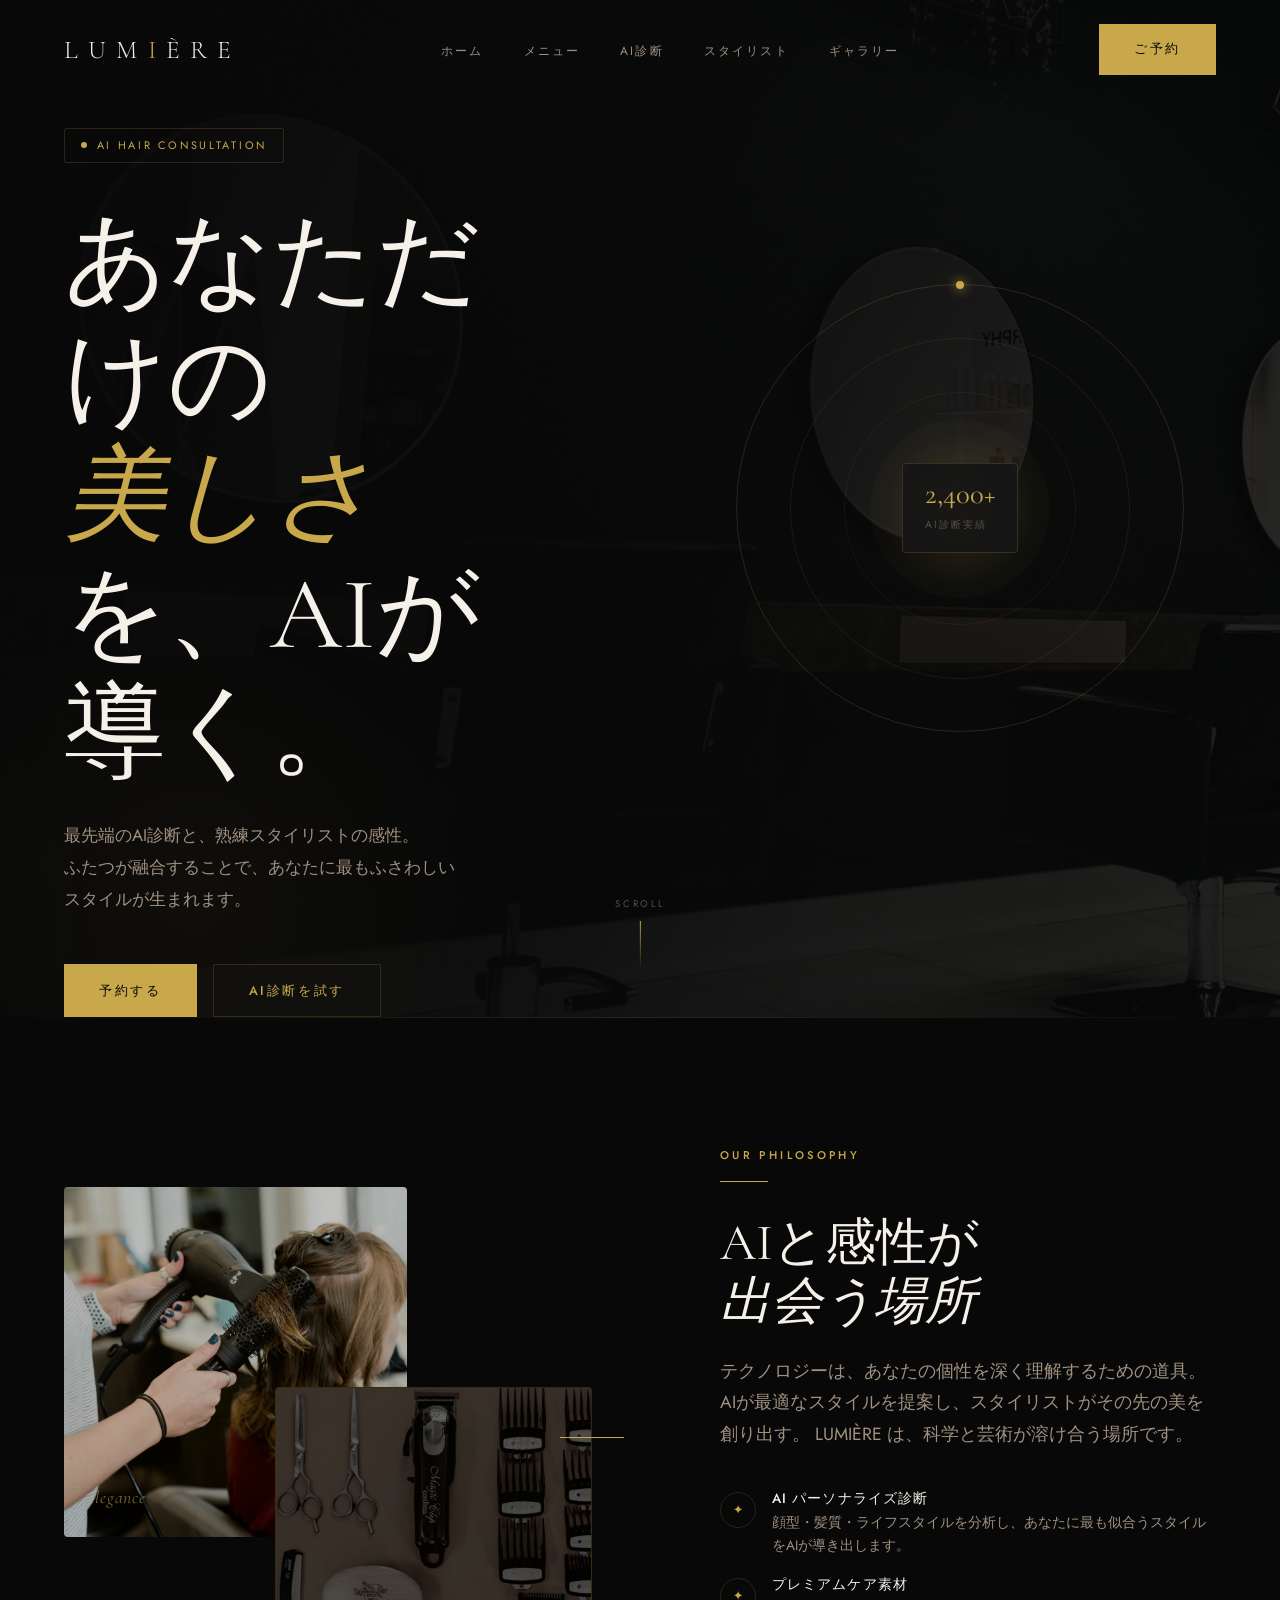
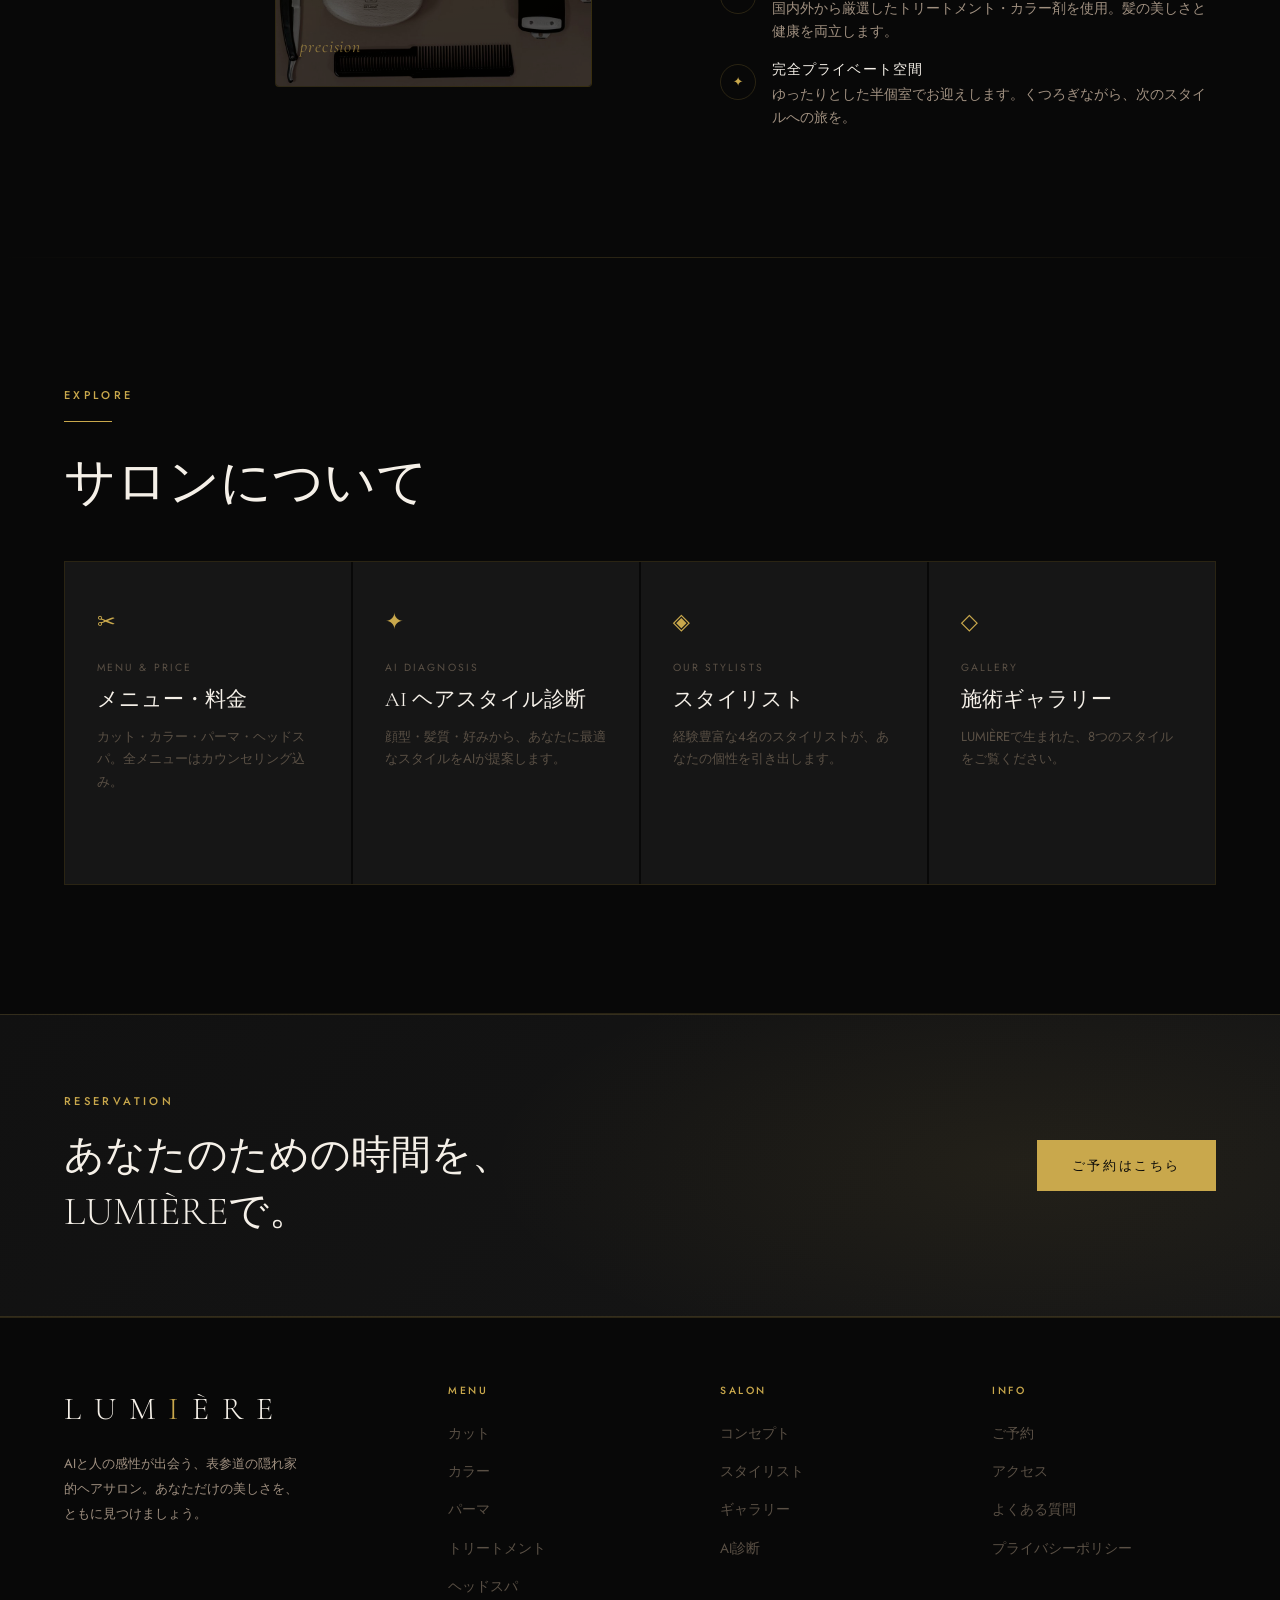
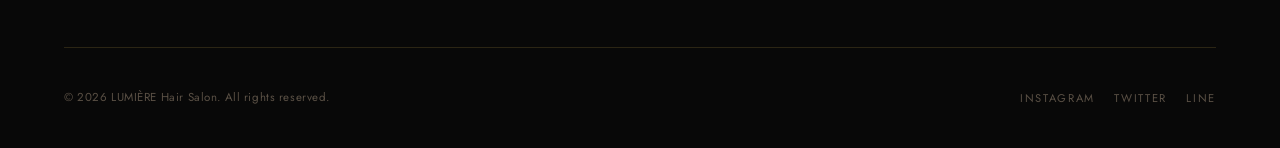
<file: index.html>
<!DOCTYPE html>
<html lang="ja">
<head>
  <meta charset="UTF-8">
  <meta name="viewport" content="width=device-width, initial-scale=1.0">
  <title>LUMIÈRE | AI Hair Salon — 表参道</title>
  <meta name="description" content="AI技術と確かな技術力で、あなただけのヘアスタイルをご提案。表参道の隠れ家的ヘアサロン LUMIÈRE">
  <link rel="preconnect" href="https://fonts.googleapis.com">
  <link rel="preconnect" href="https://fonts.gstatic.com" crossorigin>
  <link href="https://fonts.googleapis.com/css2?family=Cormorant+Garamond:ital,wght@0,300;0,400;0,600;1,300;1,400;1,600&family=Jost:wght@300;400;500&display=swap" rel="stylesheet">
  <link rel="stylesheet" href="css/base.css">
  <link rel="stylesheet" href="css/animations.css">
  <link rel="stylesheet" href="css/style.css">
</head>
<body>

<!-- ══════════════════════════════════
     NAVIGATION
══════════════════════════════════ -->
<nav id="nav">
  <div class="container nav-inner">
    <a href="index.html" class="nav-logo">LUM<span>I</span>ÈRE</a>
    <ul class="nav-links">
      <li><a href="index.html">ホーム</a></li>
      <li><a href="menu.html">メニュー</a></li>
      <li><a href="diagnosis.html">AI診断</a></li>
      <li><a href="stylists.html">スタイリスト</a></li>
      <li><a href="gallery.html">ギャラリー</a></li>
    </ul>
    <a href="reservation.html" class="btn btn-primary nav-cta"><span>ご予約</span></a>
    <button class="nav-hamburger" id="hamburger" aria-label="メニューを開く">
      <span></span><span></span><span></span>
    </button>
  </div>
</nav>

<div id="mobileMenu" class="nav-mobile">
  <a href="index.html">ホーム</a>
  <a href="menu.html">メニュー</a>
  <a href="diagnosis.html">AI診断</a>
  <a href="stylists.html">スタイリスト</a>
  <a href="gallery.html">ギャラリー</a>
  <a href="reservation.html">ご予約</a>
</div>


<!-- ══════════════════════════════════
     HERO
══════════════════════════════════ -->
<section id="hero">
  <div class="hero-bg" aria-hidden="true">
    <img class="media" src="images/hero.jpg" alt="" loading="eager" decoding="async">
  </div>

  <div class="container hero-content">
    <div class="hero-badge">AI Hair Consultation</div>
    <h1 class="hero-title">
      <span class="line">あなただけの</span>
      <span class="line">美しさ</span>
      <span class="line">を、AIが導く。</span>
    </h1>
    <p class="hero-sub">
      最先端のAI診断と、熟練スタイリストの感性。<br>
      ふたつが融合することで、あなたに最もふさわしい<br>
      スタイルが生まれます。
    </p>
    <div class="hero-actions">
      <a href="reservation.html" class="btn btn-primary"><span>予約する</span></a>
      <a href="diagnosis.html" class="btn btn-outline"><span>AI診断を試す</span></a>
    </div>
  </div>

  <div class="hero-visual">
    <div class="hero-orb">
      <div class="hero-orb-ring"></div>
      <div class="hero-orb-ring"></div>
      <div class="hero-orb-ring"></div>
      <div class="hero-orb-core">
        <div class="hero-orb-text">光 と<br>美</div>
      </div>
    </div>
    <div class="hero-stat">
      <span class="hero-stat-num">98%</span>
      <span class="hero-stat-label">顧客満足度</span>
    </div>
    <div class="hero-stat">
      <span class="hero-stat-num">2,400+</span>
      <span class="hero-stat-label">AI診断実績</span>
    </div>
  </div>

  <div class="hero-scroll">
    <span>Scroll</span>
    <div class="scroll-line"></div>
  </div>
</section>

<hr class="divider">


<!-- ══════════════════════════════════
     CONCEPT
══════════════════════════════════ -->
<section id="concept" class="section">
  <div class="container">
    <div class="concept-grid">
      <div class="concept-visual" data-reveal="left">
        <div class="concept-card">
          <img class="media" src="images/concept-01.jpg" alt="スタイリング中の施術風景" loading="lazy" decoding="async">
          <div class="concept-card-text">elegance</div>
        </div>
        <div class="concept-card">
          <img class="media" src="images/concept-02.jpg" alt="サロンのディテール" loading="lazy" decoding="async">
          <div class="concept-card-text">precision</div>
        </div>
        <div class="concept-accent-line"></div>
      </div>

      <div class="concept-text" data-reveal="right">
        <span class="section-label">Our Philosophy</span>
        <span class="gold-line"></span>
        <h2 class="section-title">AIと感性が<br><em>出会う場所</em></h2>
        <p class="section-subtitle">
          テクノロジーは、あなたの個性を深く理解するための道具。
          AIが最適なスタイルを提案し、スタイリストがその先の美を創り出す。
          LUMIÈRE は、科学と芸術が溶け合う場所です。
        </p>
        <div class="concept-features" data-stagger>
          <div class="concept-feature">
            <div class="concept-feature-icon">✦</div>
            <div class="concept-feature-body">
              <h4>AI パーソナライズ診断</h4>
              <p>顔型・髪質・ライフスタイルを分析し、あなたに最も似合うスタイルをAIが導き出します。</p>
            </div>
          </div>
          <div class="concept-feature">
            <div class="concept-feature-icon">✦</div>
            <div class="concept-feature-body">
              <h4>プレミアムケア素材</h4>
              <p>国内外から厳選したトリートメント・カラー剤を使用。髪の美しさと健康を両立します。</p>
            </div>
          </div>
          <div class="concept-feature">
            <div class="concept-feature-icon">✦</div>
            <div class="concept-feature-body">
              <h4>完全プライベート空間</h4>
              <p>ゆったりとした半個室でお迎えします。くつろぎながら、次のスタイルへの旅を。</p>
            </div>
          </div>
        </div>
      </div>
    </div>
  </div>
</section>

<hr class="divider">


<!-- ══════════════════════════════════
     PAGE NAVIGATION
══════════════════════════════════ -->
<section class="section">
  <div class="container">
    <div data-reveal="up" style="margin-bottom:3rem">
      <span class="section-label">Explore</span>
      <span class="gold-line"></span>
      <h2 class="section-title">サロンについて</h2>
    </div>

    <div class="home-nav-grid" data-stagger>
      <a href="menu.html" class="home-nav-card">
        <span class="home-nav-icon">✂</span>
        <span class="home-nav-label">Menu & Price</span>
        <h3 class="home-nav-title">メニュー・料金</h3>
        <p class="home-nav-desc">カット・カラー・パーマ・ヘッドスパ。全メニューはカウンセリング込み。</p>
        <span class="home-nav-arrow">→</span>
      </a>
      <a href="diagnosis.html" class="home-nav-card">
        <span class="home-nav-icon">✦</span>
        <span class="home-nav-label">AI Diagnosis</span>
        <h3 class="home-nav-title">AI ヘアスタイル診断</h3>
        <p class="home-nav-desc">顔型・髪質・好みから、あなたに最適なスタイルをAIが提案します。</p>
        <span class="home-nav-arrow">→</span>
      </a>
      <a href="stylists.html" class="home-nav-card">
        <span class="home-nav-icon">◈</span>
        <span class="home-nav-label">Our Stylists</span>
        <h3 class="home-nav-title">スタイリスト</h3>
        <p class="home-nav-desc">経験豊富な4名のスタイリストが、あなたの個性を引き出します。</p>
        <span class="home-nav-arrow">→</span>
      </a>
      <a href="gallery.html" class="home-nav-card">
        <span class="home-nav-icon">◇</span>
        <span class="home-nav-label">Gallery</span>
        <h3 class="home-nav-title">施術ギャラリー</h3>
        <p class="home-nav-desc">LUMIÈREで生まれた、8つのスタイルをご覧ください。</p>
        <span class="home-nav-arrow">→</span>
      </a>
    </div>
  </div>
</section>

<hr class="divider">


<!-- ══════════════════════════════════
     CTA BANNER
══════════════════════════════════ -->
<section class="cta-banner">
  <div class="container cta-banner-inner">
    <div>
      <span class="section-label">Reservation</span>
      <h2 class="cta-banner-title">あなたのための時間を、<br>LUMIÈREで。</h2>
    </div>
    <a href="reservation.html" class="btn btn-primary"><span>ご予約はこちら</span></a>
  </div>
</section>


<!-- ══════════════════════════════════
     FOOTER
══════════════════════════════════ -->
<footer id="footer">
  <div class="container">
    <div class="footer-top">
      <div class="footer-brand">
        <a href="index.html" class="nav-logo">LUM<span>I</span>ÈRE</a>
        <p>AIと人の感性が出会う、表参道の隠れ家的ヘアサロン。あなただけの美しさを、ともに見つけましょう。</p>
      </div>
      <div class="footer-col">
        <h5>Menu</h5>
        <ul>
          <li><a href="menu.html">カット</a></li>
          <li><a href="menu.html">カラー</a></li>
          <li><a href="menu.html">パーマ</a></li>
          <li><a href="menu.html">トリートメント</a></li>
          <li><a href="menu.html">ヘッドスパ</a></li>
        </ul>
      </div>
      <div class="footer-col">
        <h5>Salon</h5>
        <ul>
          <li><a href="index.html#concept">コンセプト</a></li>
          <li><a href="stylists.html">スタイリスト</a></li>
          <li><a href="gallery.html">ギャラリー</a></li>
          <li><a href="diagnosis.html">AI診断</a></li>
        </ul>
      </div>
      <div class="footer-col">
        <h5>Info</h5>
        <ul>
          <li><a href="reservation.html">ご予約</a></li>
          <li><a href="reservation.html#access">アクセス</a></li>
          <li><a href="reservation.html#faq">よくある質問</a></li>
          <li><a href="#">プライバシーポリシー</a></li>
        </ul>
      </div>
    </div>
    <div class="footer-bottom">
      <span class="footer-copy">&copy; 2026 LUMIÈRE Hair Salon. All rights reserved.</span>
      <div class="footer-social">
        <a href="#">Instagram</a>
        <a href="#">Twitter</a>
        <a href="#">LINE</a>
      </div>
    </div>
  </div>
</footer>

<script src="js/main.js"></script>
</body>
</html>
</file>
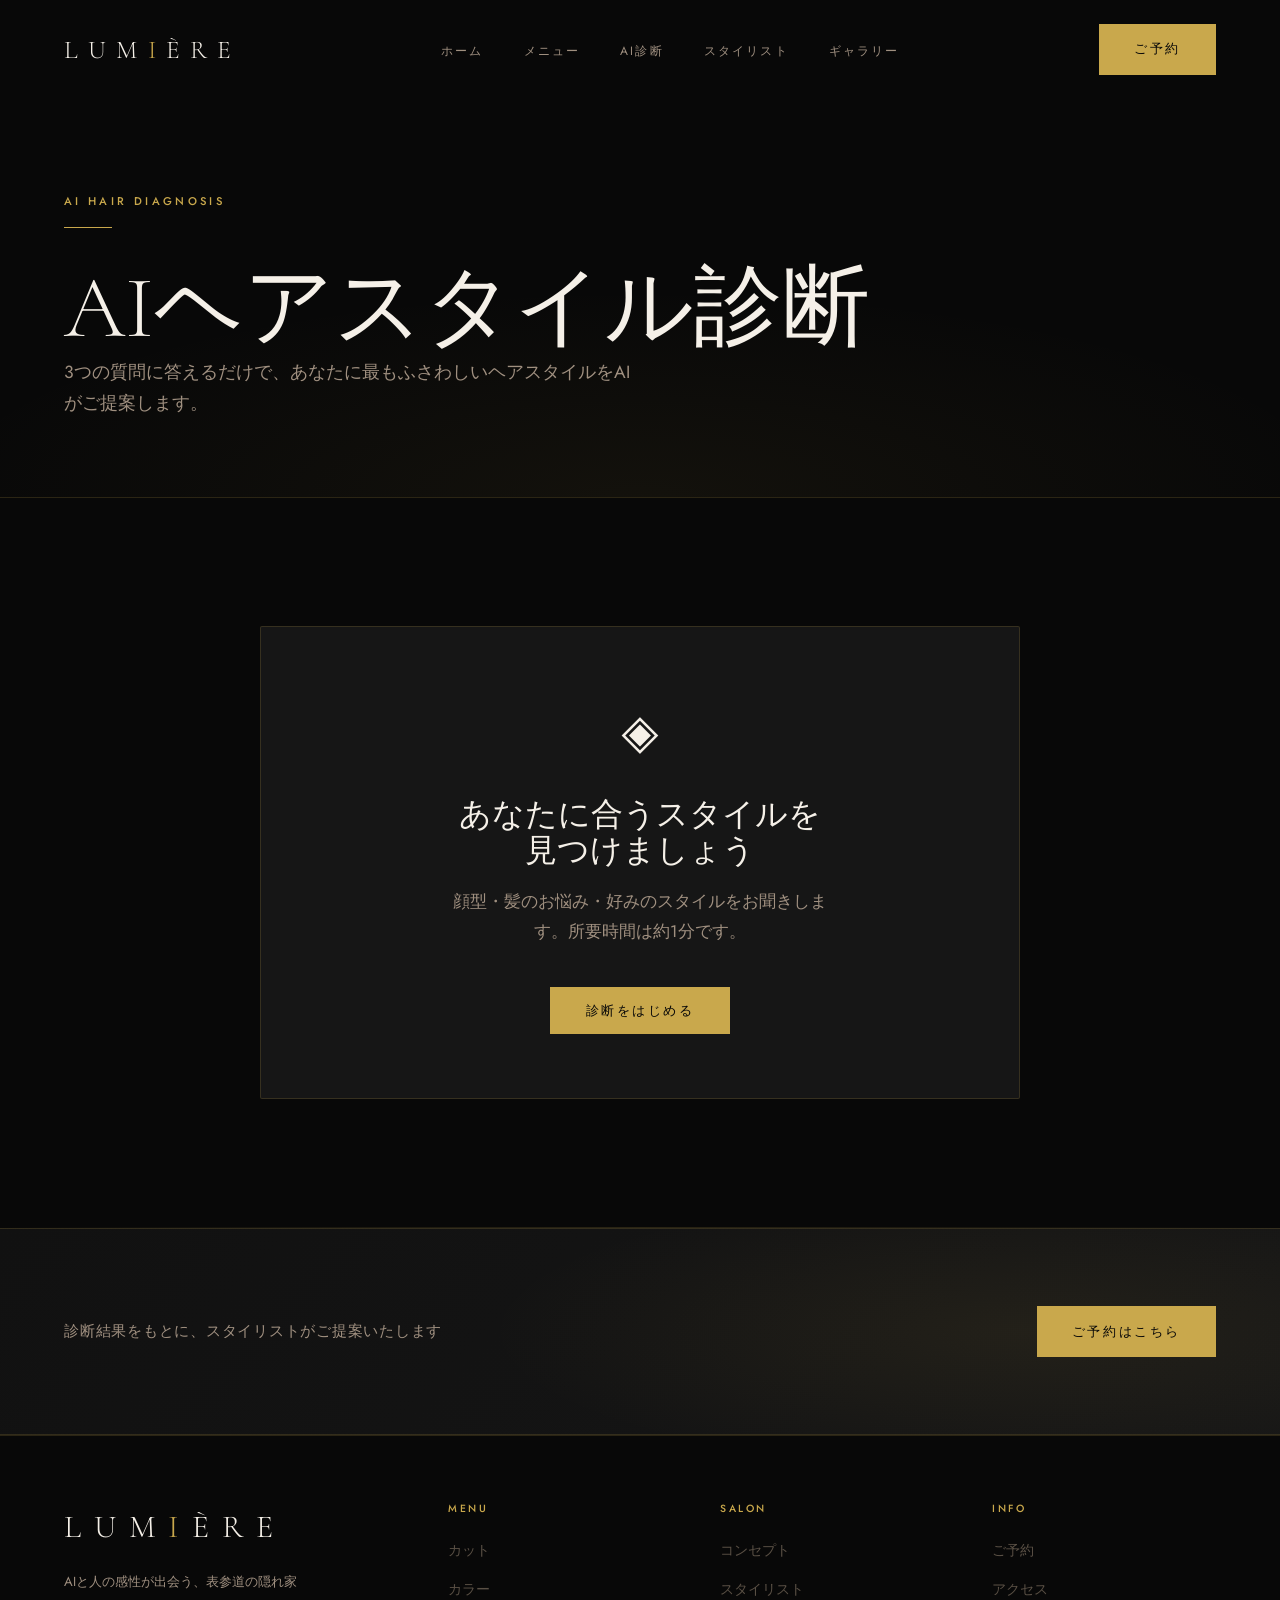
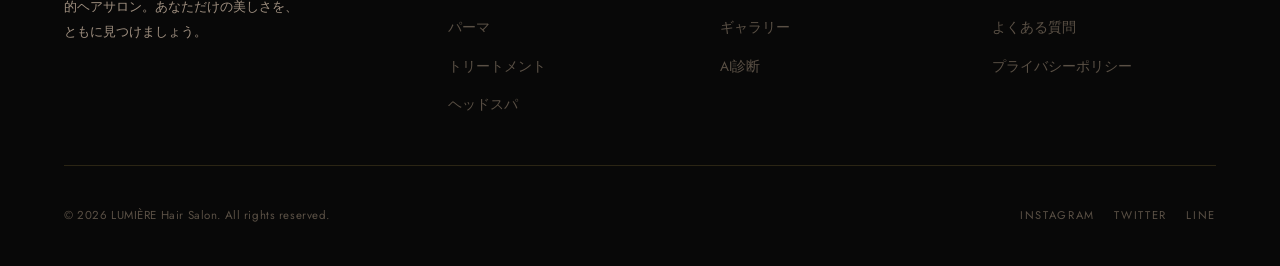
<file: diagnosis.html>
<!DOCTYPE html>
<html lang="ja">
<head>
  <meta charset="UTF-8">
  <meta name="viewport" content="width=device-width, initial-scale=1.0">
  <title>AI ヘアスタイル診断 | LUMIÈRE</title>
  <meta name="description" content="3つの質問に答えるだけで、あなたに最もふさわしいヘアスタイルをAIがご提案。表参道のヘアサロン LUMIÈRE。">
  <link rel="preconnect" href="https://fonts.googleapis.com">
  <link rel="preconnect" href="https://fonts.gstatic.com" crossorigin>
  <link href="https://fonts.googleapis.com/css2?family=Cormorant+Garamond:ital,wght@0,300;0,400;0,600;1,300;1,400;1,600&family=Jost:wght@300;400;500&display=swap" rel="stylesheet">
  <link rel="stylesheet" href="css/base.css">
  <link rel="stylesheet" href="css/animations.css">
  <link rel="stylesheet" href="css/style.css">
</head>
<body>

<!-- ══════════════════════════════════
     NAVIGATION
══════════════════════════════════ -->
<nav id="nav">
  <div class="container nav-inner">
    <a href="index.html" class="nav-logo">LUM<span>I</span>ÈRE</a>
    <ul class="nav-links">
      <li><a href="index.html">ホーム</a></li>
      <li><a href="menu.html">メニュー</a></li>
      <li><a href="diagnosis.html">AI診断</a></li>
      <li><a href="stylists.html">スタイリスト</a></li>
      <li><a href="gallery.html">ギャラリー</a></li>
    </ul>
    <a href="reservation.html" class="btn btn-primary nav-cta"><span>ご予約</span></a>
    <button class="nav-hamburger" id="hamburger" aria-label="メニューを開く">
      <span></span><span></span><span></span>
    </button>
  </div>
</nav>
<div id="mobileMenu" class="nav-mobile">
  <a href="index.html">ホーム</a>
  <a href="menu.html">メニュー</a>
  <a href="diagnosis.html">AI診断</a>
  <a href="stylists.html">スタイリスト</a>
  <a href="gallery.html">ギャラリー</a>
  <a href="reservation.html">ご予約</a>
</div>


<!-- ══════════════════════════════════
     PAGE HERO
══════════════════════════════════ -->
<section class="page-hero">
  <div class="container">
    <span class="section-label">AI Hair Diagnosis</span>
    <span class="gold-line"></span>
    <h1 class="page-hero-title">AIヘアスタイル診断</h1>
    <p class="section-subtitle">3つの質問に答えるだけで、あなたに最もふさわしいヘアスタイルをAIがご提案します。</p>
  </div>
</section>


<!-- ══════════════════════════════════
     AI DIAGNOSIS
══════════════════════════════════ -->
<section id="ai-diagnosis" class="section">
  <div class="container">

    <div class="quiz-wrapper">
      <!-- Start screen -->
      <div class="quiz-start" id="quizStart">
        <span class="quiz-start-icon">◈</span>
        <h3>あなたに合うスタイルを<br>見つけましょう</h3>
        <p>顔型・髪のお悩み・好みのスタイルをお聞きします。所要時間は約1分です。</p>
        <button class="btn btn-primary" id="quizStartBtn"><span>診断をはじめる</span></button>
      </div>

      <!-- Progress -->
      <div class="quiz-progress" id="quizProgress" style="display:none">
        <div class="quiz-progress-bar-bg">
          <div class="quiz-progress-bar" id="quizProgressBar"></div>
        </div>
        <span class="quiz-progress-text" id="quizProgressText">STEP 1 / 3</span>
      </div>

      <!-- Step 1: Face shape -->
      <div class="quiz-step" id="quizStep1">
        <span class="quiz-step-label">Step 01 — 顔の形</span>
        <h3>あなたの顔型を<br>選んでください</h3>
        <div class="quiz-options" data-stagger>
          <button class="quiz-option" data-step="1" data-value="oval">
            <span class="quiz-option-icon">◉</span>
            <h4>卵型</h4>
            <p>おでこが少し広く、あごに向かってなだらかに細くなる理想的な輪郭</p>
          </button>
          <button class="quiz-option" data-step="1" data-value="round">
            <span class="quiz-option-icon">◯</span>
            <h4>丸型</h4>
            <p>顔の横幅と縦幅がほぼ同じで、頬の丸みが特徴的な輪郭</p>
          </button>
          <button class="quiz-option" data-step="1" data-value="long">
            <span class="quiz-option-icon">◻</span>
            <h4>面長</h4>
            <p>縦のラインが長く、額から顎にかけてすっきりとした輪郭</p>
          </button>
          <button class="quiz-option" data-step="1" data-value="square">
            <span class="quiz-option-icon">▣</span>
            <h4>四角型</h4>
            <p>顎のラインがはっきりとしたシャープで力強い輪郭</p>
          </button>
        </div>
        <div class="quiz-nav">
          <button class="quiz-btn-back hidden" data-to="0">← 戻る</button>
          <button class="btn btn-primary quiz-btn-next" data-from="1"><span>次へ進む</span></button>
        </div>
      </div>

      <!-- Step 2: Concern -->
      <div class="quiz-step" id="quizStep2">
        <span class="quiz-step-label">Step 02 — 髪のお悩み</span>
        <h3>髪のお悩みを<br>選んでください</h3>
        <div class="quiz-options" data-stagger>
          <button class="quiz-option" data-step="2" data-value="volume">
            <span class="quiz-option-icon">↑</span>
            <h4>ボリュームが出ない</h4>
            <p>根元がぺたっとして、ふんわり感がなかなか出ない</p>
          </button>
          <button class="quiz-option" data-step="2" data-value="curly">
            <span class="quiz-option-icon">∿</span>
            <h4>くせ毛・うねり</h4>
            <p>湿気でくせが出たり、まとまりにくいと感じる</p>
          </button>
          <button class="quiz-option" data-step="2" data-value="damage">
            <span class="quiz-option-icon">◈</span>
            <h4>ダメージが気になる</h4>
            <p>カラーやパーマで傷んでいる、パサつきが気になる</p>
          </button>
          <button class="quiz-option" data-step="2" data-value="thin">
            <span class="quiz-option-icon">·</span>
            <h4>髪が細い・少ない</h4>
            <p>ハリやコシが感じられず、スタイルがすぐに崩れてしまう</p>
          </button>
        </div>
        <div class="quiz-nav">
          <button class="quiz-btn-back" data-to="1">← 戻る</button>
          <button class="btn btn-primary quiz-btn-next" data-from="2"><span>次へ進む</span></button>
        </div>
      </div>

      <!-- Step 3: Style -->
      <div class="quiz-step" id="quizStep3">
        <span class="quiz-step-label">Step 03 — 好みのスタイル</span>
        <h3>理想のイメージを<br>選んでください</h3>
        <div class="quiz-options" data-stagger>
          <button class="quiz-option" data-step="3" data-value="natural">
            <span class="quiz-option-icon">☽</span>
            <h4>ナチュラル</h4>
            <p>肩の力が抜けた、自然体でいられるリラックスしたスタイル</p>
          </button>
          <button class="quiz-option" data-step="3" data-value="cool">
            <span class="quiz-option-icon">◆</span>
            <h4>クール</h4>
            <p>都会的でシャープ、凛とした知性を感じさせるスタイル</p>
          </button>
          <button class="quiz-option" data-step="3" data-value="feminine">
            <span class="quiz-option-icon">✿</span>
            <h4>フェミニン</h4>
            <p>柔らかく可愛らしい、女性らしさが際立つ上品なスタイル</p>
          </button>
          <button class="quiz-option" data-step="3" data-value="trendy">
            <span class="quiz-option-icon">★</span>
            <h4>トレンド重視</h4>
            <p>今シーズンの最旬スタイルで、旬な印象を取り入れたい</p>
          </button>
        </div>
        <div class="quiz-nav">
          <button class="quiz-btn-back" data-to="2">← 戻る</button>
          <button class="btn btn-primary quiz-btn-next" data-from="3"><span>診断結果を見る</span></button>
        </div>
      </div>

      <!-- Result -->
      <div class="quiz-result" id="quizResult">
        <div class="result-card">
          <div class="result-card-top">
            <div class="result-gradient" id="resultGradient"></div>
            <div class="result-card-top-content">
              <span class="result-tag">AI おすすめスタイル</span>
              <h2 class="result-style-name" id="resultStyleName"></h2>
            </div>
          </div>
          <div class="result-card-body">
            <p class="result-desc" id="resultDesc"></p>
            <div class="result-features" id="resultFeatures"></div>
            <div class="result-menu">
              <span class="result-menu-label">おすすめメニュー</span>
              <span class="result-menu-text" id="resultMenu"></span>
            </div>
            <div class="result-actions">
              <a href="reservation.html" class="btn btn-primary"><span>このスタイルで予約する</span></a>
              <button class="quiz-restart" id="quizRestart">もう一度診断する</button>
            </div>
          </div>
        </div>
      </div>

    </div><!-- /quiz-wrapper -->
  </div>
</section>

<hr class="divider">


<!-- ══════════════════════════════════
     CTA BANNER
══════════════════════════════════ -->
<section class="cta-banner">
  <div class="container cta-banner-inner">
    <p class="cta-banner-text">診断結果をもとに、スタイリストがご提案いたします</p>
    <a href="reservation.html" class="btn btn-primary"><span>ご予約はこちら</span></a>
  </div>
</section>


<!-- ══════════════════════════════════
     FOOTER
══════════════════════════════════ -->
<footer id="footer">
  <div class="container">
    <div class="footer-top">
      <div class="footer-brand">
        <a href="index.html" class="nav-logo">LUM<span>I</span>ÈRE</a>
        <p>AIと人の感性が出会う、表参道の隠れ家的ヘアサロン。あなただけの美しさを、ともに見つけましょう。</p>
      </div>
      <div class="footer-col">
        <h5>Menu</h5>
        <ul>
          <li><a href="menu.html">カット</a></li>
          <li><a href="menu.html">カラー</a></li>
          <li><a href="menu.html">パーマ</a></li>
          <li><a href="menu.html">トリートメント</a></li>
          <li><a href="menu.html">ヘッドスパ</a></li>
        </ul>
      </div>
      <div class="footer-col">
        <h5>Salon</h5>
        <ul>
          <li><a href="index.html#concept">コンセプト</a></li>
          <li><a href="stylists.html">スタイリスト</a></li>
          <li><a href="gallery.html">ギャラリー</a></li>
          <li><a href="diagnosis.html">AI診断</a></li>
        </ul>
      </div>
      <div class="footer-col">
        <h5>Info</h5>
        <ul>
          <li><a href="reservation.html">ご予約</a></li>
          <li><a href="reservation.html#access">アクセス</a></li>
          <li><a href="reservation.html#faq">よくある質問</a></li>
          <li><a href="#">プライバシーポリシー</a></li>
        </ul>
      </div>
    </div>
    <div class="footer-bottom">
      <span class="footer-copy">&copy; 2026 LUMIÈRE Hair Salon. All rights reserved.</span>
      <div class="footer-social">
        <a href="#">Instagram</a>
        <a href="#">Twitter</a>
        <a href="#">LINE</a>
      </div>
    </div>
  </div>
</footer>

<script src="js/quiz.js"></script>
<script src="js/main.js"></script>
</body>
</html>
</file>
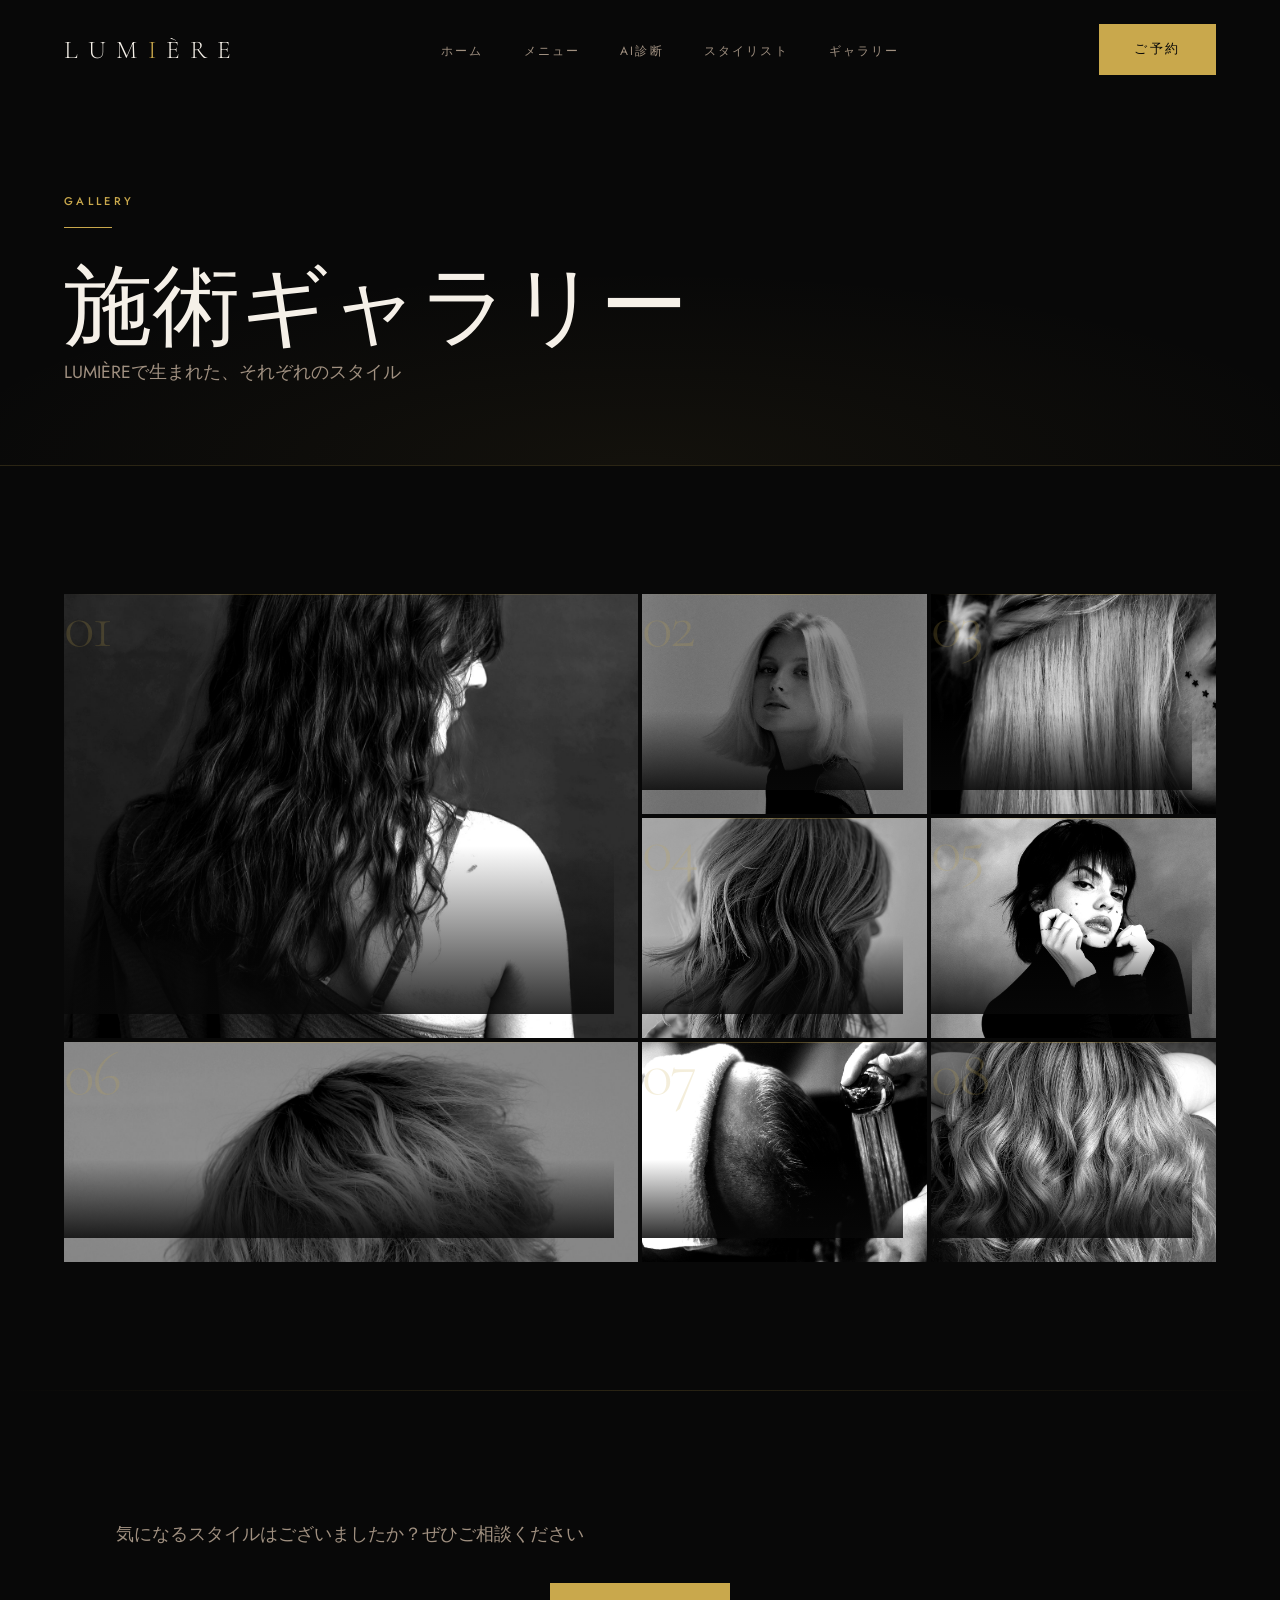
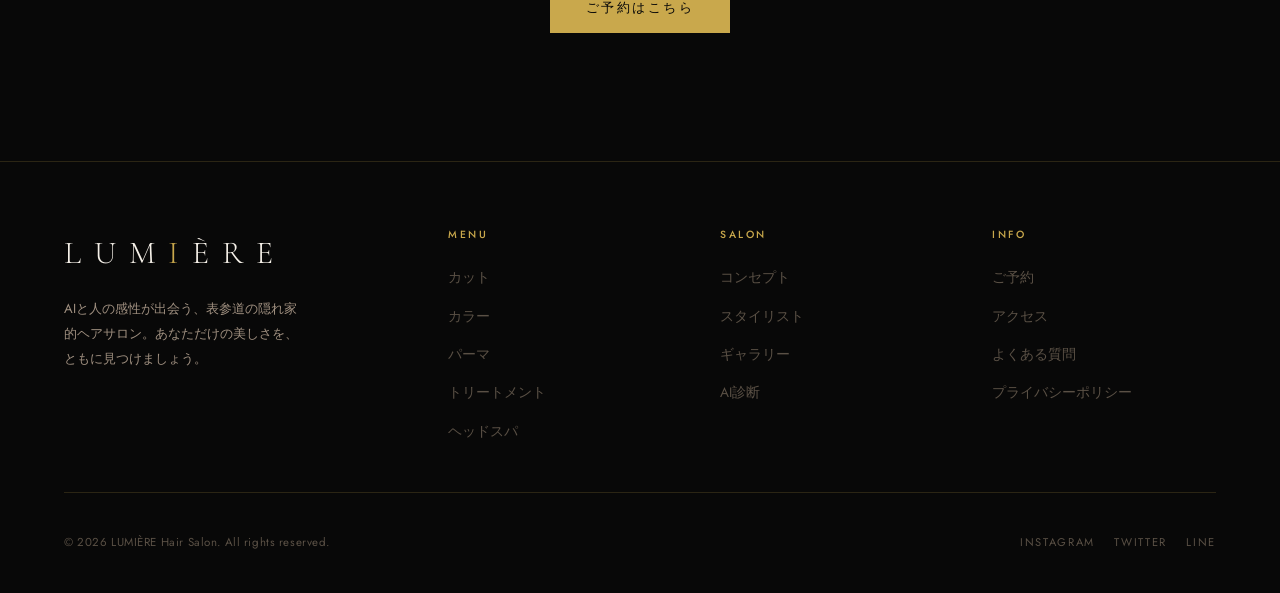
<file: gallery.html>
<!DOCTYPE html>
<html lang="ja">
<head>
  <meta charset="UTF-8">
  <meta name="viewport" content="width=device-width, initial-scale=1.0">
  <title>ギャラリー | LUMIÈRE</title>
  <meta name="description" content="LUMIÈREで生まれた、それぞれのスタイル。施術ギャラリーをご覧ください。">
  <link rel="preconnect" href="https://fonts.googleapis.com">
  <link rel="preconnect" href="https://fonts.gstatic.com" crossorigin>
  <link href="https://fonts.googleapis.com/css2?family=Cormorant+Garamond:ital,wght@0,300;0,400;0,600;1,300;1,400;1,600&family=Jost:wght@300;400;500&display=swap" rel="stylesheet">
  <link rel="stylesheet" href="css/base.css">
  <link rel="stylesheet" href="css/animations.css">
  <link rel="stylesheet" href="css/style.css">
</head>
<body>

<!-- ══════════════════════════════════
     NAVIGATION
══════════════════════════════════ -->
<nav id="nav">
  <div class="container nav-inner">
    <a href="index.html" class="nav-logo">LUM<span>I</span>ÈRE</a>
    <ul class="nav-links">
      <li><a href="index.html">ホーム</a></li>
      <li><a href="menu.html">メニュー</a></li>
      <li><a href="diagnosis.html">AI診断</a></li>
      <li><a href="stylists.html">スタイリスト</a></li>
      <li><a href="gallery.html">ギャラリー</a></li>
    </ul>
    <a href="reservation.html" class="btn btn-primary nav-cta"><span>ご予約</span></a>
    <button class="nav-hamburger" id="hamburger" aria-label="メニューを開く">
      <span></span><span></span><span></span>
    </button>
  </div>
</nav>
<div id="mobileMenu" class="nav-mobile">
  <a href="index.html">ホーム</a>
  <a href="menu.html">メニュー</a>
  <a href="diagnosis.html">AI診断</a>
  <a href="stylists.html">スタイリスト</a>
  <a href="gallery.html">ギャラリー</a>
  <a href="reservation.html">ご予約</a>
</div>


<!-- ══════════════════════════════════
     PAGE HERO
══════════════════════════════════ -->
<section class="page-hero">
  <div class="container">
    <span class="section-label">Gallery</span>
    <span class="gold-line"></span>
    <h1 class="page-hero-title">施術ギャラリー</h1>
    <p class="section-subtitle">LUMIÈREで生まれた、それぞれのスタイル</p>
  </div>
</section>


<!-- ══════════════════════════════════
     GALLERY
══════════════════════════════════ -->
<section id="gallery" class="section">
  <div class="container">
    <div class="gallery-grid">
      <div class="gallery-item" data-num="01">
        <div class="gallery-bg"><img class="media" src="images/gallery-01.jpg" alt="エアリーロングレイヤーのヘアスタイル" loading="lazy" decoding="async"></div>
        <div class="gallery-overlay">
          <div class="gallery-overlay-text">
            <span class="gallery-style-name">エアリーロングレイヤー</span>
            <span class="gallery-style-tag">Cut + Color</span>
          </div>
        </div>
      </div>
      <div class="gallery-item" data-num="02">
        <div class="gallery-bg"><img class="media" src="images/gallery-02.jpg" alt="フレンチボブのヘアスタイル" loading="lazy" decoding="async"></div>
        <div class="gallery-overlay">
          <div class="gallery-overlay-text">
            <span class="gallery-style-name">フレンチボブ</span>
            <span class="gallery-style-tag">Cut + Balayage</span>
          </div>
        </div>
      </div>
      <div class="gallery-item" data-num="03">
        <div class="gallery-bg"><img class="media" src="images/gallery-03.jpg" alt="コントラストカラーのヘアスタイル" loading="lazy" decoding="async"></div>
        <div class="gallery-overlay">
          <div class="gallery-overlay-text">
            <span class="gallery-style-name">コントラストカラー</span>
            <span class="gallery-style-tag">Color</span>
          </div>
        </div>
      </div>
      <div class="gallery-item" data-num="04">
        <div class="gallery-bg"><img class="media" src="images/gallery-04.jpg" alt="ナチュラルウェーブのヘアスタイル" loading="lazy" decoding="async"></div>
        <div class="gallery-overlay">
          <div class="gallery-overlay-text">
            <span class="gallery-style-name">ナチュラルウェーブ</span>
            <span class="gallery-style-tag">Cut + Perm</span>
          </div>
        </div>
      </div>
      <div class="gallery-item" data-num="05">
        <div class="gallery-bg"><img class="media" src="images/gallery-05.jpg" alt="ウルフカットのヘアスタイル" loading="lazy" decoding="async"></div>
        <div class="gallery-overlay">
          <div class="gallery-overlay-text">
            <span class="gallery-style-name">ウルフカット</span>
            <span class="gallery-style-tag">Cut + Highlight</span>
          </div>
        </div>
      </div>
      <div class="gallery-item" data-num="06">
        <div class="gallery-bg"><img class="media" src="images/gallery-06.jpg" alt="プラチナカラーのヘアスタイル" loading="lazy" decoding="async"></div>
        <div class="gallery-overlay">
          <div class="gallery-overlay-text">
            <span class="gallery-style-name">プラチナカラー</span>
            <span class="gallery-style-tag">Bleach + Color</span>
          </div>
        </div>
      </div>
      <div class="gallery-item" data-num="07">
        <div class="gallery-bg"><img class="media" src="images/gallery-07.jpg" alt="マッシュウルフのヘアスタイル" loading="lazy" decoding="async"></div>
        <div class="gallery-overlay">
          <div class="gallery-overlay-text">
            <span class="gallery-style-name">マッシュウルフ</span>
            <span class="gallery-style-tag">Cut</span>
          </div>
        </div>
      </div>
      <div class="gallery-item" data-num="08">
        <div class="gallery-bg"><img class="media" src="images/gallery-08.jpg" alt="バレイヤージュロングのヘアスタイル" loading="lazy" decoding="async"></div>
        <div class="gallery-overlay">
          <div class="gallery-overlay-text">
            <span class="gallery-style-name">バレイヤージュロング</span>
            <span class="gallery-style-tag">Color + Treatment</span>
          </div>
        </div>
      </div>
    </div>
  </div>
</section>

<hr class="divider">


<!-- ══════════════════════════════════
     CTA BANNER
══════════════════════════════════ -->
<section class="section">
  <div class="container" style="text-align:center">
    <p class="section-subtitle">気になるスタイルはございましたか？ぜひご相談ください</p>
    <a href="reservation.html" class="btn btn-primary" style="margin-top:2rem"><span>ご予約はこちら</span></a>
  </div>
</section>


<!-- ══════════════════════════════════
     FOOTER
══════════════════════════════════ -->
<footer id="footer">
  <div class="container">
    <div class="footer-top">
      <div class="footer-brand">
        <a href="index.html" class="nav-logo">LUM<span>I</span>ÈRE</a>
        <p>AIと人の感性が出会う、表参道の隠れ家的ヘアサロン。あなただけの美しさを、ともに見つけましょう。</p>
      </div>
      <div class="footer-col">
        <h5>Menu</h5>
        <ul>
          <li><a href="menu.html">カット</a></li>
          <li><a href="menu.html">カラー</a></li>
          <li><a href="menu.html">パーマ</a></li>
          <li><a href="menu.html">トリートメント</a></li>
          <li><a href="menu.html">ヘッドスパ</a></li>
        </ul>
      </div>
      <div class="footer-col">
        <h5>Salon</h5>
        <ul>
          <li><a href="index.html#concept">コンセプト</a></li>
          <li><a href="stylists.html">スタイリスト</a></li>
          <li><a href="gallery.html">ギャラリー</a></li>
          <li><a href="diagnosis.html">AI診断</a></li>
        </ul>
      </div>
      <div class="footer-col">
        <h5>Info</h5>
        <ul>
          <li><a href="reservation.html">ご予約</a></li>
          <li><a href="reservation.html#access">アクセス</a></li>
          <li><a href="reservation.html#faq">よくある質問</a></li>
          <li><a href="#">プライバシーポリシー</a></li>
        </ul>
      </div>
    </div>
    <div class="footer-bottom">
      <span class="footer-copy">&copy; 2026 LUMIÈRE Hair Salon. All rights reserved.</span>
      <div class="footer-social">
        <a href="#">Instagram</a>
        <a href="#">Twitter</a>
        <a href="#">LINE</a>
      </div>
    </div>
  </div>
</footer>

<script src="js/main.js"></script>
</body>
</html>
</file>
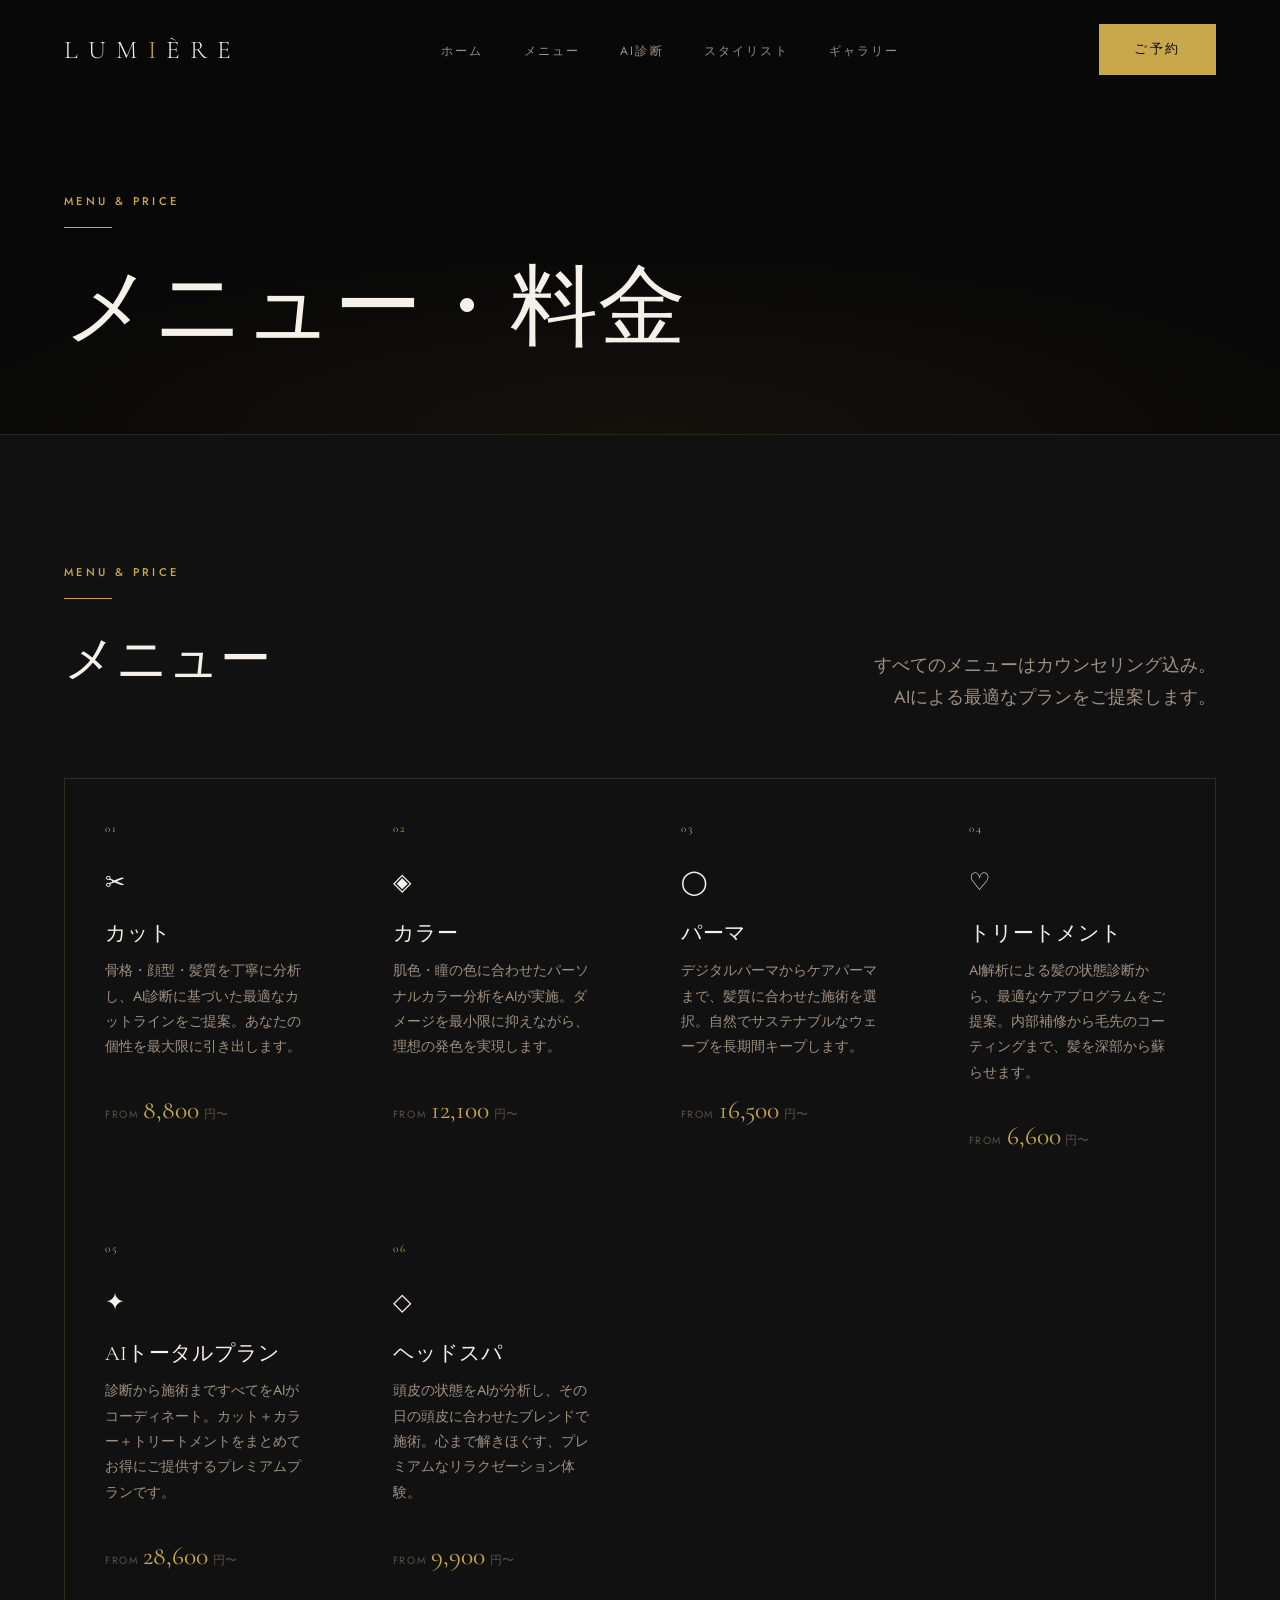
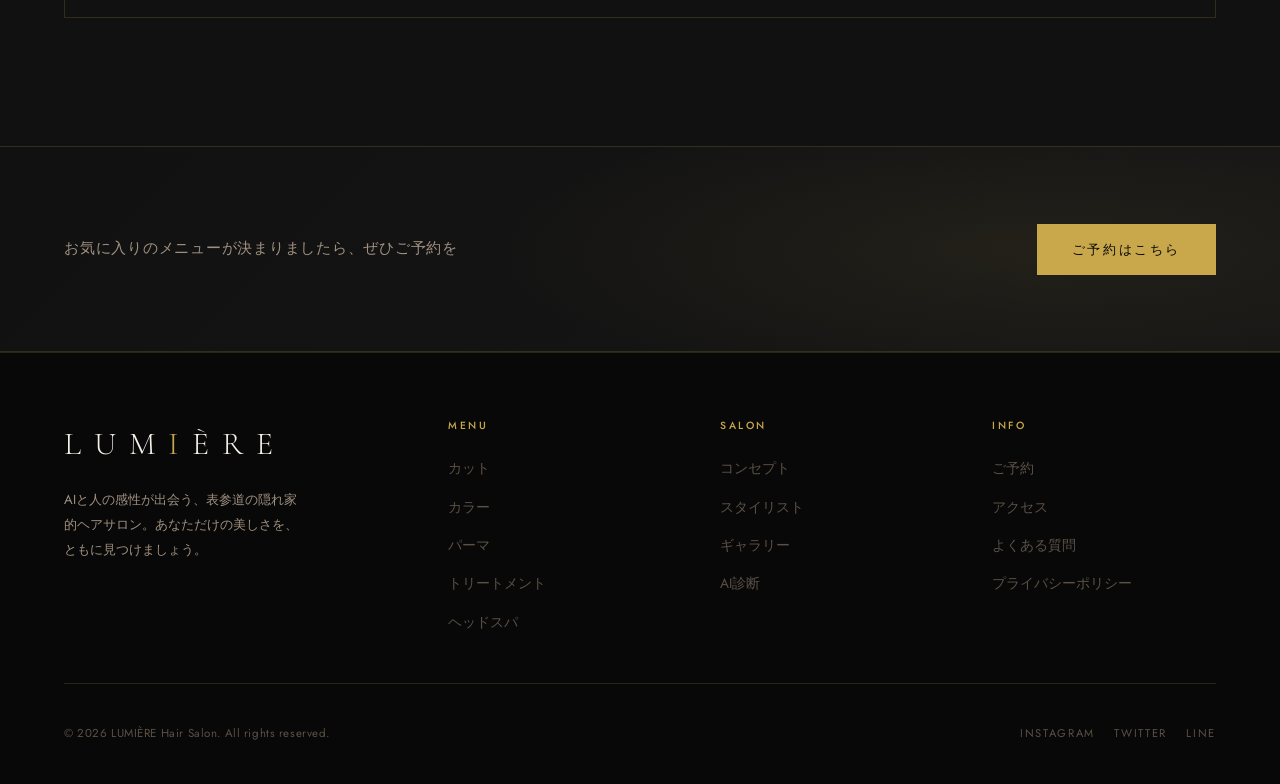
<file: menu.html>
<!DOCTYPE html>
<html lang="ja">
<head>
  <meta charset="UTF-8">
  <meta name="viewport" content="width=device-width, initial-scale=1.0">
  <title>メニュー・料金 | LUMIÈRE</title>
  <meta name="description" content="LUMIÈREのメニュー・料金一覧。カット・カラー・パーマ・トリートメント・ヘッドスパ。AIヘアスタイル診断も無料でご利用いただけます。">
  <link rel="preconnect" href="https://fonts.googleapis.com">
  <link rel="preconnect" href="https://fonts.gstatic.com" crossorigin>
  <link href="https://fonts.googleapis.com/css2?family=Cormorant+Garamond:ital,wght@0,300;0,400;0,600;1,300;1,400;1,600&family=Jost:wght@300;400;500&display=swap" rel="stylesheet">
  <link rel="stylesheet" href="css/base.css">
  <link rel="stylesheet" href="css/animations.css">
  <link rel="stylesheet" href="css/style.css">
</head>
<body>

<!-- ══════════════════════════════════
     NAVIGATION
══════════════════════════════════ -->
<nav id="nav">
  <div class="container nav-inner">
    <a href="index.html" class="nav-logo">LUM<span>I</span>ÈRE</a>
    <ul class="nav-links">
      <li><a href="index.html">ホーム</a></li>
      <li><a href="menu.html">メニュー</a></li>
      <li><a href="diagnosis.html">AI診断</a></li>
      <li><a href="stylists.html">スタイリスト</a></li>
      <li><a href="gallery.html">ギャラリー</a></li>
    </ul>
    <a href="reservation.html" class="btn btn-primary nav-cta"><span>ご予約</span></a>
    <button class="nav-hamburger" id="hamburger" aria-label="メニューを開く">
      <span></span><span></span><span></span>
    </button>
  </div>
</nav>
<div id="mobileMenu" class="nav-mobile">
  <a href="index.html">ホーム</a>
  <a href="menu.html">メニュー</a>
  <a href="diagnosis.html">AI診断</a>
  <a href="stylists.html">スタイリスト</a>
  <a href="gallery.html">ギャラリー</a>
  <a href="reservation.html">ご予約</a>
</div>


<!-- ══════════════════════════════════
     PAGE HERO
══════════════════════════════════ -->
<section class="page-hero">
  <div class="container">
    <span class="section-label">Menu &amp; Price</span>
    <span class="gold-line"></span>
    <h1 class="page-hero-title">メニュー・料金</h1>
  </div>
</section>


<!-- ══════════════════════════════════
     SERVICES
══════════════════════════════════ -->
<section id="services" class="section">
  <div class="container">
    <div class="services-header">
      <div data-reveal="up">
        <span class="section-label">Menu &amp; Price</span>
        <span class="gold-line"></span>
        <h2 class="section-title">メニュー</h2>
      </div>
      <p class="section-subtitle" data-reveal="right" style="text-align:right; max-width:38ch">
        すべてのメニューはカウンセリング込み。<br>AIによる最適なプランをご提案します。
      </p>
    </div>

    <div class="services-grid" data-stagger>
      <div class="service-card">
        <span class="service-number">01</span>
        <span class="service-icon">✂</span>
        <h3>カット</h3>
        <p>骨格・顔型・髪質を丁寧に分析し、AI診断に基づいた最適なカットラインをご提案。あなたの個性を最大限に引き出します。</p>
        <div class="service-price">
          <span class="service-price-from">from</span>
          <span class="service-price-num">8,800</span>
          <span class="service-price-unit">円〜</span>
        </div>
      </div>
      <div class="service-card">
        <span class="service-number">02</span>
        <span class="service-icon">◈</span>
        <h3>カラー</h3>
        <p>肌色・瞳の色に合わせたパーソナルカラー分析をAIが実施。ダメージを最小限に抑えながら、理想の発色を実現します。</p>
        <div class="service-price">
          <span class="service-price-from">from</span>
          <span class="service-price-num">12,100</span>
          <span class="service-price-unit">円〜</span>
        </div>
      </div>
      <div class="service-card">
        <span class="service-number">03</span>
        <span class="service-icon">◯</span>
        <h3>パーマ</h3>
        <p>デジタルパーマからケアパーマまで、髪質に合わせた施術を選択。自然でサステナブルなウェーブを長期間キープします。</p>
        <div class="service-price">
          <span class="service-price-from">from</span>
          <span class="service-price-num">16,500</span>
          <span class="service-price-unit">円〜</span>
        </div>
      </div>
      <div class="service-card">
        <span class="service-number">04</span>
        <span class="service-icon">♡</span>
        <h3>トリートメント</h3>
        <p>AI解析による髪の状態診断から、最適なケアプログラムをご提案。内部補修から毛先のコーティングまで、髪を深部から蘇らせます。</p>
        <div class="service-price">
          <span class="service-price-from">from</span>
          <span class="service-price-num">6,600</span>
          <span class="service-price-unit">円〜</span>
        </div>
      </div>
      <div class="service-card">
        <span class="service-number">05</span>
        <span class="service-icon">✦</span>
        <h3>AIトータルプラン</h3>
        <p>診断から施術まですべてをAIがコーディネート。カット＋カラー＋トリートメントをまとめてお得にご提供するプレミアムプランです。</p>
        <div class="service-price">
          <span class="service-price-from">from</span>
          <span class="service-price-num">28,600</span>
          <span class="service-price-unit">円〜</span>
        </div>
      </div>
      <div class="service-card">
        <span class="service-number">06</span>
        <span class="service-icon">◇</span>
        <h3>ヘッドスパ</h3>
        <p>頭皮の状態をAIが分析し、その日の頭皮に合わせたブレンドで施術。心まで解きほぐす、プレミアムなリラクゼーション体験。</p>
        <div class="service-price">
          <span class="service-price-from">from</span>
          <span class="service-price-num">9,900</span>
          <span class="service-price-unit">円〜</span>
        </div>
      </div>
    </div>
  </div>
</section>

<!-- ══════════════════════════════════
     CTA BANNER
══════════════════════════════════ -->
<section class="cta-banner">
  <div class="container cta-banner-inner">
    <p class="cta-banner-text">お気に入りのメニューが決まりましたら、ぜひご予約を</p>
    <a href="reservation.html" class="btn btn-primary"><span>ご予約はこちら</span></a>
  </div>
</section>


<!-- ══════════════════════════════════
     FOOTER
══════════════════════════════════ -->
<footer id="footer">
  <div class="container">
    <div class="footer-top">
      <div class="footer-brand">
        <a href="index.html" class="nav-logo">LUM<span>I</span>ÈRE</a>
        <p>AIと人の感性が出会う、表参道の隠れ家的ヘアサロン。あなただけの美しさを、ともに見つけましょう。</p>
      </div>
      <div class="footer-col">
        <h5>Menu</h5>
        <ul>
          <li><a href="menu.html">カット</a></li>
          <li><a href="menu.html">カラー</a></li>
          <li><a href="menu.html">パーマ</a></li>
          <li><a href="menu.html">トリートメント</a></li>
          <li><a href="menu.html">ヘッドスパ</a></li>
        </ul>
      </div>
      <div class="footer-col">
        <h5>Salon</h5>
        <ul>
          <li><a href="index.html#concept">コンセプト</a></li>
          <li><a href="stylists.html">スタイリスト</a></li>
          <li><a href="gallery.html">ギャラリー</a></li>
          <li><a href="diagnosis.html">AI診断</a></li>
        </ul>
      </div>
      <div class="footer-col">
        <h5>Info</h5>
        <ul>
          <li><a href="reservation.html">ご予約</a></li>
          <li><a href="reservation.html#access">アクセス</a></li>
          <li><a href="reservation.html#faq">よくある質問</a></li>
          <li><a href="#">プライバシーポリシー</a></li>
        </ul>
      </div>
    </div>
    <div class="footer-bottom">
      <span class="footer-copy">&copy; 2026 LUMIÈRE Hair Salon. All rights reserved.</span>
      <div class="footer-social">
        <a href="#">Instagram</a>
        <a href="#">Twitter</a>
        <a href="#">LINE</a>
      </div>
    </div>
  </div>
</footer>

<script src="js/quiz.js"></script>
<script src="js/main.js"></script>
</body>
</html>
</file>
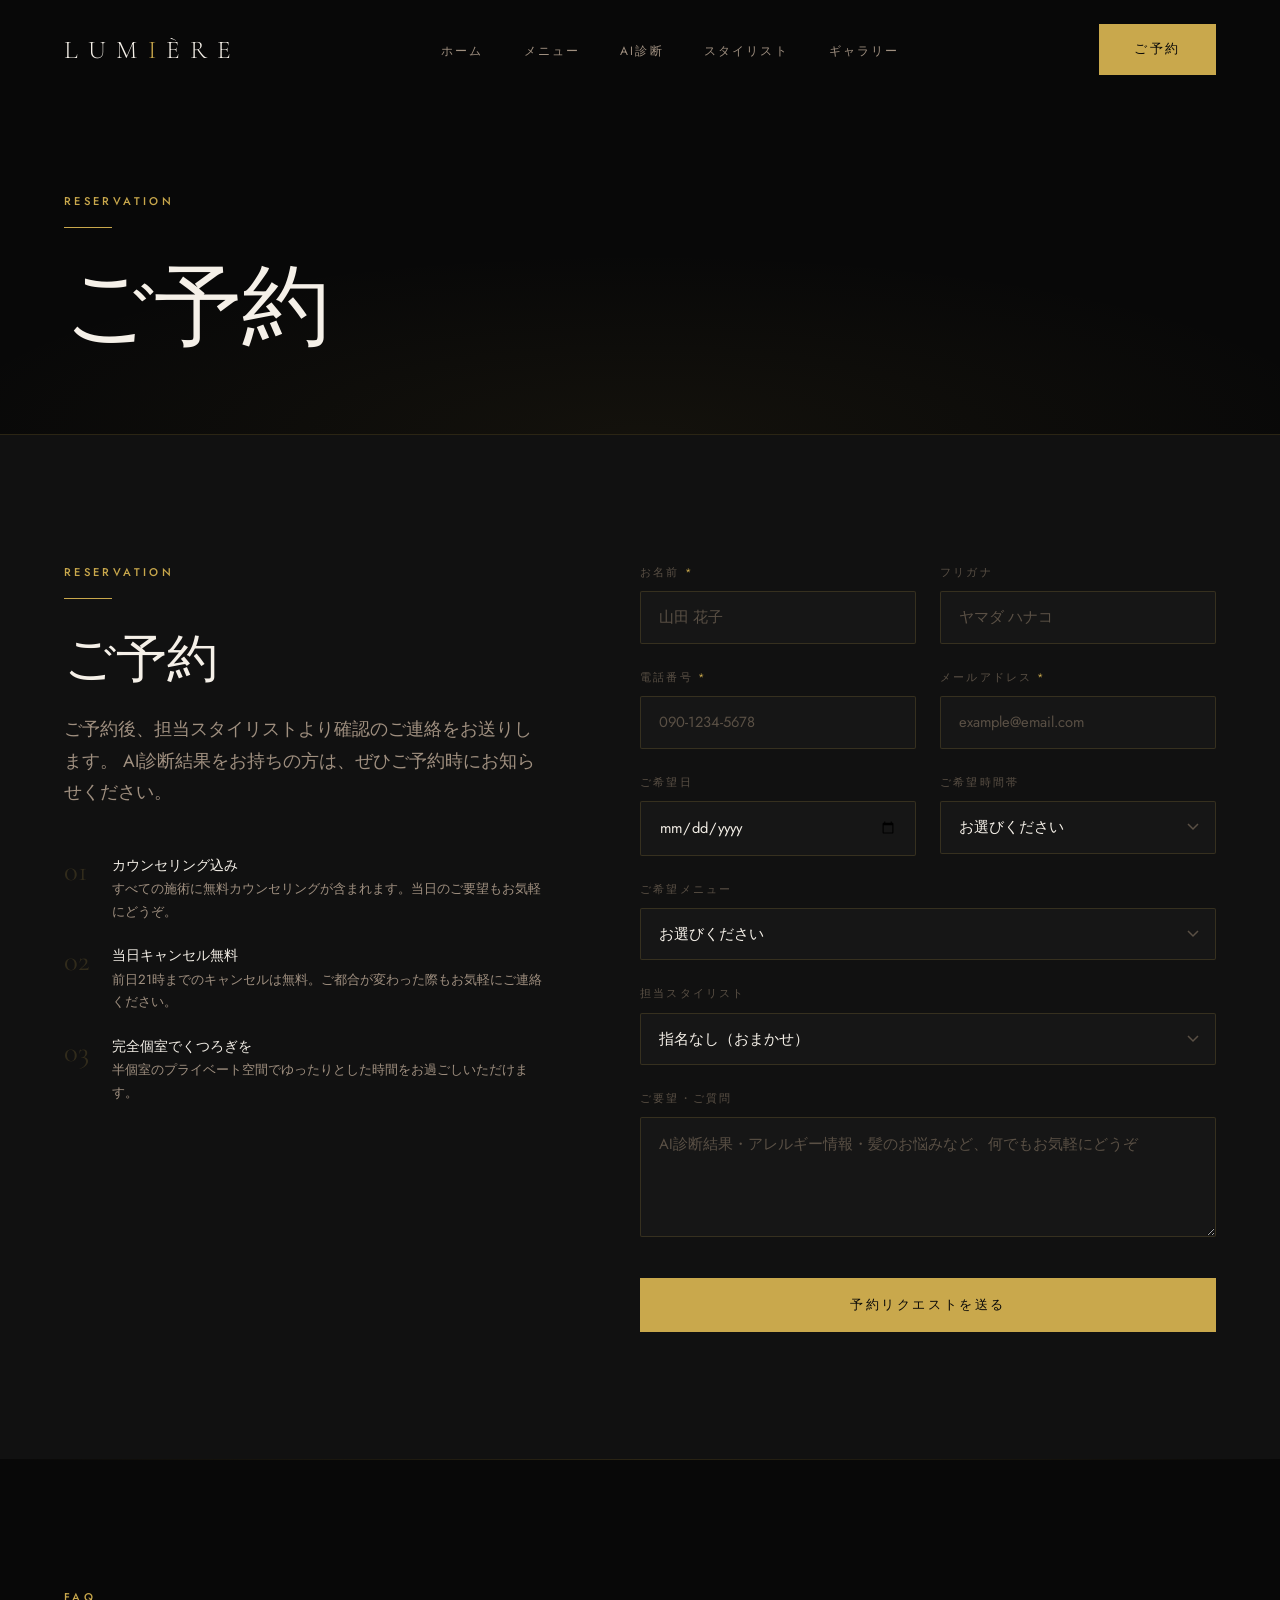
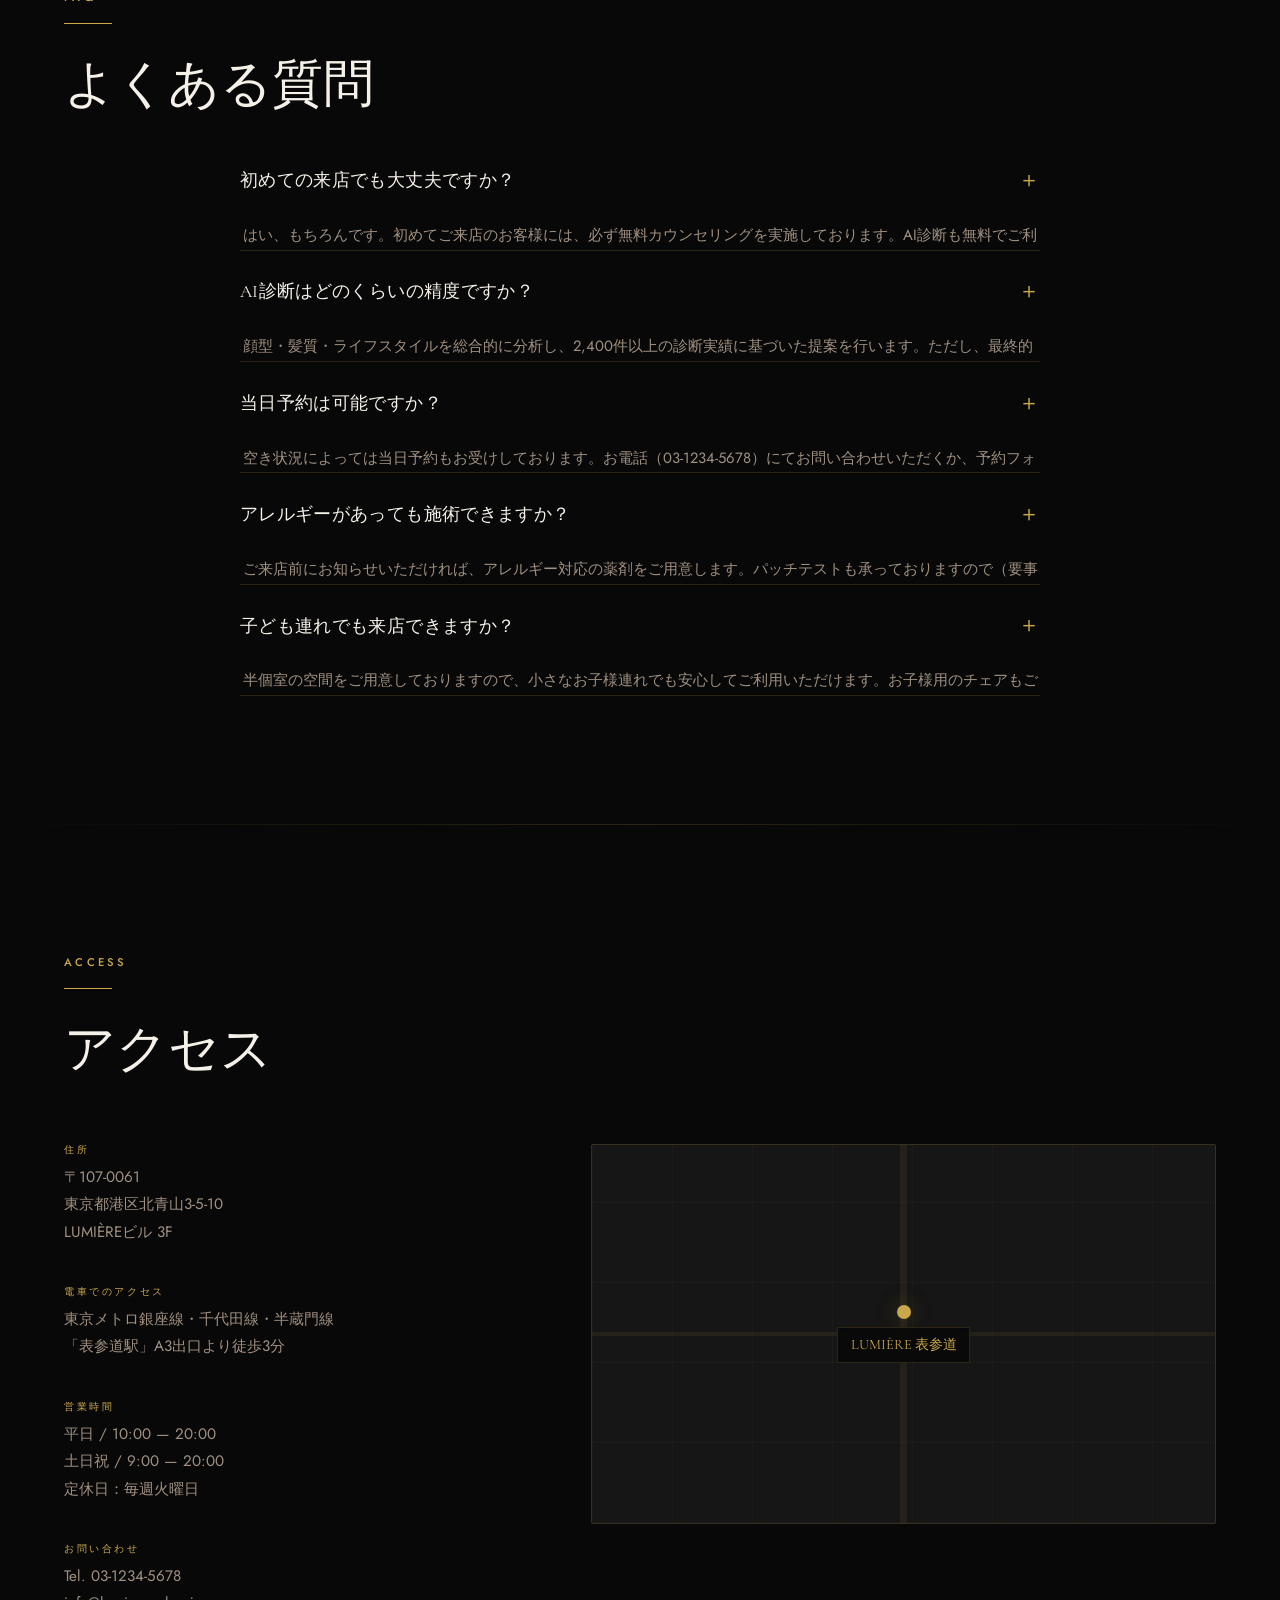
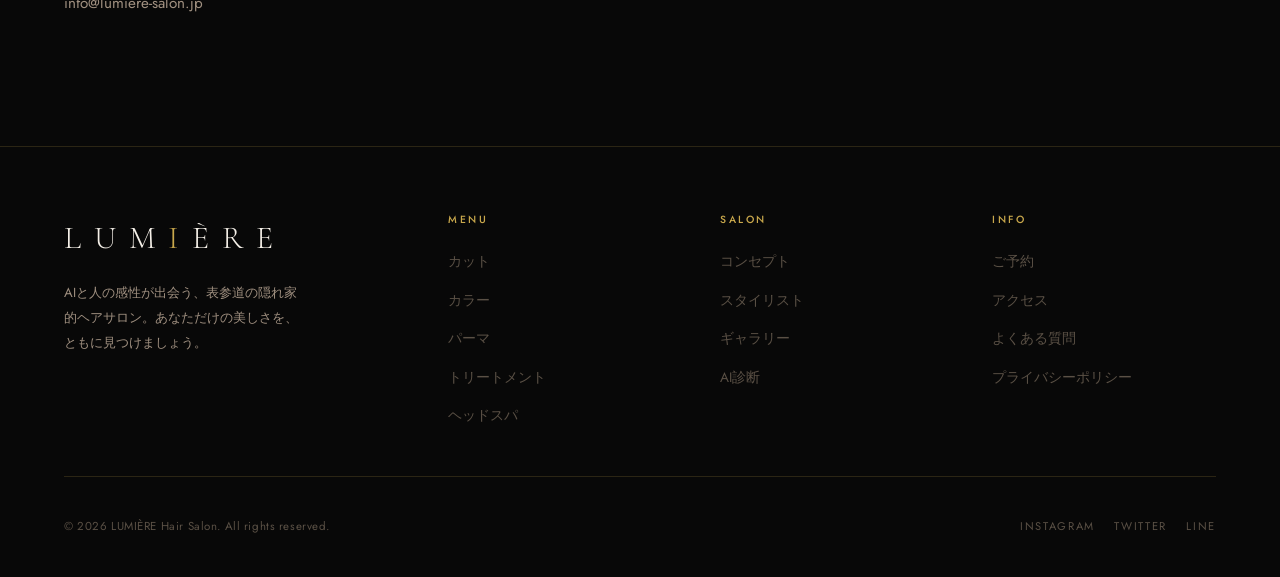
<file: reservation.html>
<!DOCTYPE html>
<html lang="ja">
<head>
  <meta charset="UTF-8">
  <meta name="viewport" content="width=device-width, initial-scale=1.0">
  <title>ご予約 | LUMIÈRE</title>
  <meta name="description" content="LUMIÈREのご予約はこちらから。AI診断結果をお持ちの方はご予約時にお知らせください。">
  <link rel="preconnect" href="https://fonts.googleapis.com">
  <link rel="preconnect" href="https://fonts.gstatic.com" crossorigin>
  <link href="https://fonts.googleapis.com/css2?family=Cormorant+Garamond:ital,wght@0,300;0,400;0,600;1,300;1,400;1,600&family=Jost:wght@300;400;500&display=swap" rel="stylesheet">
  <link rel="stylesheet" href="css/base.css">
  <link rel="stylesheet" href="css/animations.css">
  <link rel="stylesheet" href="css/style.css">
</head>
<body>

<!-- ══════════════════════════════════
     NAVIGATION
══════════════════════════════════ -->
<nav id="nav">
  <div class="container nav-inner">
    <a href="index.html" class="nav-logo">LUM<span>I</span>ÈRE</a>
    <ul class="nav-links">
      <li><a href="index.html">ホーム</a></li>
      <li><a href="menu.html">メニュー</a></li>
      <li><a href="diagnosis.html">AI診断</a></li>
      <li><a href="stylists.html">スタイリスト</a></li>
      <li><a href="gallery.html">ギャラリー</a></li>
    </ul>
    <a href="reservation.html" class="btn btn-primary nav-cta"><span>ご予約</span></a>
    <button class="nav-hamburger" id="hamburger" aria-label="メニューを開く">
      <span></span><span></span><span></span>
    </button>
  </div>
</nav>
<div id="mobileMenu" class="nav-mobile">
  <a href="index.html">ホーム</a>
  <a href="menu.html">メニュー</a>
  <a href="diagnosis.html">AI診断</a>
  <a href="stylists.html">スタイリスト</a>
  <a href="gallery.html">ギャラリー</a>
  <a href="reservation.html">ご予約</a>
</div>


<!-- ══════════════════════════════════
     PAGE HERO
══════════════════════════════════ -->
<section class="page-hero">
  <div class="container">
    <span class="section-label">Reservation</span>
    <span class="gold-line"></span>
    <h1 class="page-hero-title">ご予約</h1>
  </div>
</section>


<!-- ══════════════════════════════════
     RESERVATION
══════════════════════════════════ -->
<section id="reservation" class="section">
  <div class="container">
    <div class="reservation-grid">
      <div class="reservation-info" data-reveal="left">
        <span class="section-label">Reservation</span>
        <span class="gold-line"></span>
        <h2 class="section-title">ご予約</h2>
        <p class="section-subtitle">
          ご予約後、担当スタイリストより確認のご連絡をお送りします。
          AI診断結果をお持ちの方は、ぜひご予約時にお知らせください。
        </p>
        <div class="reservation-points">
          <div class="reservation-point">
            <span class="reservation-point-num">01</span>
            <div class="reservation-point-body">
              <h4>カウンセリング込み</h4>
              <p>すべての施術に無料カウンセリングが含まれます。当日のご要望もお気軽にどうぞ。</p>
            </div>
          </div>
          <div class="reservation-point">
            <span class="reservation-point-num">02</span>
            <div class="reservation-point-body">
              <h4>当日キャンセル無料</h4>
              <p>前日21時までのキャンセルは無料。ご都合が変わった際もお気軽にご連絡ください。</p>
            </div>
          </div>
          <div class="reservation-point">
            <span class="reservation-point-num">03</span>
            <div class="reservation-point-body">
              <h4>完全個室でくつろぎを</h4>
              <p>半個室のプライベート空間でゆったりとした時間をお過ごしいただけます。</p>
            </div>
          </div>
        </div>
      </div>

      <div data-reveal="right">
        <form class="reservation-form" id="reservationForm" method="POST"
              action="https://docs.google.com/forms/d/e/1FAIpQLSc37O-S0_S-CRsl9Nc5HpU2qB26IJYZa-EWFkM_h8fxPiUaDg/formResponse"
              data-endpoint="https://docs.google.com/forms/d/e/1FAIpQLSc37O-S0_S-CRsl9Nc5HpU2qB26IJYZa-EWFkM_h8fxPiUaDg/formResponse" novalidate>
          <input type="text" name="_gotcha" tabindex="-1" autocomplete="off" hidden aria-hidden="true">
          <div class="form-row">
            <div class="form-group">
              <label for="name">お名前 <span style="color:var(--gold)">*</span></label>
              <input type="text" id="name" name="entry.992525100" placeholder="山田 花子" autocomplete="name" required>
            </div>
            <div class="form-group">
              <label for="kana">フリガナ</label>
              <input type="text" id="kana" name="entry.2140082056" placeholder="ヤマダ ハナコ">
            </div>
          </div>
          <div class="form-row">
            <div class="form-group">
              <label for="tel">電話番号 <span style="color:var(--gold)">*</span></label>
              <input type="tel" id="tel" name="entry.1988269705" placeholder="090-1234-5678" autocomplete="tel" inputmode="tel" required>
            </div>
            <div class="form-group">
              <label for="email">メールアドレス <span style="color:var(--gold)">*</span></label>
              <input type="email" id="email" name="entry.1867630428" placeholder="example@email.com" autocomplete="email" inputmode="email" required>
            </div>
          </div>
          <div class="form-row">
            <div class="form-group">
              <label for="date">ご希望日</label>
              <input type="date" id="date" name="entry.158048633">
            </div>
            <div class="form-group">
              <label for="time">ご希望時間帯</label>
              <select id="time" name="entry.743433309">
                <option value="">お選びください</option>
                <option>10:00〜12:00</option>
                <option>12:00〜14:00</option>
                <option>14:00〜16:00</option>
                <option>16:00〜18:00</option>
                <option>18:00〜20:00</option>
              </select>
            </div>
          </div>
          <div class="form-group">
            <label for="menu">ご希望メニュー</label>
            <select id="menu" name="entry.185441051">
              <option value="">お選びください</option>
              <option>カット</option>
              <option>カット + カラー</option>
              <option>カット + パーマ</option>
              <option>カット + トリートメント</option>
              <option>AIトータルプラン</option>
              <option>カラーのみ</option>
              <option>ヘッドスパ</option>
              <option>その他・ご相談</option>
            </select>
          </div>
          <div class="form-group">
            <label for="stylist">担当スタイリスト</label>
            <select id="stylist" name="entry.407230557">
              <option value="">指名なし（おまかせ）</option>
              <option>桐島 あかり</option>
              <option>黒川 拓海</option>
              <option>松本 ゆい</option>
              <option>伊藤 蓮</option>
            </select>
          </div>
          <div class="form-group">
            <label for="message">ご要望・ご質問</label>
            <textarea id="message" name="entry.110628484" placeholder="AI診断結果・アレルギー情報・髪のお悩みなど、何でもお気軽にどうぞ"></textarea>
          </div>
          <p class="form-error" id="formError" role="alert" hidden></p>
          <div class="form-submit">
            <button type="submit" class="btn btn-primary" style="width:100%; justify-content:center; padding:1.1rem"><span>予約リクエストを送る</span></button>
          </div>
        </form>

        <div class="form-thankyou" id="formThankyou">
          <span class="form-thankyou-icon">✦</span>
          <h3>ありがとうございます</h3>
          <p>ご予約リクエストを受け付けました。担当スタイリストより24時間以内にご連絡いたします。</p>
        </div>
      </div>
    </div>
  </div>
</section>

<hr class="divider">


<!-- ══════════════════════════════════
     FAQ
══════════════════════════════════ -->
<section id="faq" class="section section--alt">
  <div class="container">
    <div data-reveal="up" style="margin-bottom:1rem">
      <span class="section-label">FAQ</span>
      <span class="gold-line"></span>
      <h2 class="section-title">よくある質問</h2>
    </div>

    <div class="faq-list" data-stagger>

      <div class="faq-item">
        <button class="faq-question" aria-expanded="false">
          <span>初めての来店でも大丈夫ですか？</span>
          <span class="faq-icon">＋</span>
        </button>
        <div class="faq-answer">
          <p>はい、もちろんです。初めてご来店のお客様には、必ず無料カウンセリングを実施しております。AI診断も無料でご利用いただけますので、ぜひお気軽にご来店ください。担当スタイリストが丁寧にヒアリングいたします。</p>
        </div>
      </div>

      <div class="faq-item">
        <button class="faq-question" aria-expanded="false">
          <span>AI診断はどのくらいの精度ですか？</span>
          <span class="faq-icon">＋</span>
        </button>
        <div class="faq-answer">
          <p>顔型・髪質・ライフスタイルを総合的に分析し、2,400件以上の診断実績に基づいた提案を行います。ただし、最終的なスタイル決定は熟練スタイリストが直接お客様と対話しながら決定しますので、AI診断はあくまで「出発点」としてご活用ください。</p>
        </div>
      </div>

      <div class="faq-item">
        <button class="faq-question" aria-expanded="false">
          <span>当日予約は可能ですか？</span>
          <span class="faq-icon">＋</span>
        </button>
        <div class="faq-answer">
          <p>空き状況によっては当日予約もお受けしております。お電話（03-1234-5678）にてお問い合わせいただくか、予約フォームよりご連絡ください。なお、担当スタイリストのご指名がある場合は、お早めのご予約をおすすめします。</p>
        </div>
      </div>

      <div class="faq-item">
        <button class="faq-question" aria-expanded="false">
          <span>アレルギーがあっても施術できますか？</span>
          <span class="faq-icon">＋</span>
        </button>
        <div class="faq-answer">
          <p>ご来店前にお知らせいただければ、アレルギー対応の薬剤をご用意します。パッチテストも承っておりますので（要事前予約）、不安な方はお気軽にご相談ください。お客様の安全を最優先に対応いたします。</p>
        </div>
      </div>

      <div class="faq-item">
        <button class="faq-question" aria-expanded="false">
          <span>子ども連れでも来店できますか？</span>
          <span class="faq-icon">＋</span>
        </button>
        <div class="faq-answer">
          <p>半個室の空間をご用意しておりますので、小さなお子様連れでも安心してご利用いただけます。お子様用のチェアもご用意しております。ただし混雑時はご迷惑をおかけする場合がございますので、事前にご相談いただくとスムーズです。</p>
        </div>
      </div>

    </div>
  </div>
</section>

<hr class="divider">


<!-- ══════════════════════════════════
     ACCESS
══════════════════════════════════ -->
<section id="access" class="section">
  <div class="container">
    <div data-reveal="up">
      <span class="section-label">Access</span>
      <span class="gold-line"></span>
      <h2 class="section-title">アクセス</h2>
    </div>

    <div class="access-grid">
      <div class="access-info-block" data-stagger>
        <div class="access-item">
          <h4>住所</h4>
          <p>〒107-0061<br>東京都港区北青山3-5-10<br>LUMIÈREビル 3F</p>
        </div>
        <div class="access-item">
          <h4>電車でのアクセス</h4>
          <p>東京メトロ銀座線・千代田線・半蔵門線<br>「表参道駅」A3出口より徒歩3分</p>
        </div>
        <div class="access-item">
          <h4>営業時間</h4>
          <p>平日 / 10:00 — 20:00<br>土日祝 / 9:00 — 20:00<br>定休日：毎週火曜日</p>
        </div>
        <div class="access-item">
          <h4>お問い合わせ</h4>
          <p>Tel. 03-1234-5678<br>info@lumiere-salon.jp</p>
        </div>
      </div>

      <div class="access-map" data-reveal="right">
        <div class="map-pin">
          <div class="map-pin-dot"></div>
          <span class="map-pin-label">LUMIÈRE 表参道</span>
        </div>
      </div>
    </div>
  </div>
</section>


<!-- ══════════════════════════════════
     FOOTER
══════════════════════════════════ -->
<footer id="footer">
  <div class="container">
    <div class="footer-top">
      <div class="footer-brand">
        <a href="index.html" class="nav-logo">LUM<span>I</span>ÈRE</a>
        <p>AIと人の感性が出会う、表参道の隠れ家的ヘアサロン。あなただけの美しさを、ともに見つけましょう。</p>
      </div>
      <div class="footer-col">
        <h5>Menu</h5>
        <ul>
          <li><a href="menu.html">カット</a></li>
          <li><a href="menu.html">カラー</a></li>
          <li><a href="menu.html">パーマ</a></li>
          <li><a href="menu.html">トリートメント</a></li>
          <li><a href="menu.html">ヘッドスパ</a></li>
        </ul>
      </div>
      <div class="footer-col">
        <h5>Salon</h5>
        <ul>
          <li><a href="index.html#concept">コンセプト</a></li>
          <li><a href="stylists.html">スタイリスト</a></li>
          <li><a href="gallery.html">ギャラリー</a></li>
          <li><a href="diagnosis.html">AI診断</a></li>
        </ul>
      </div>
      <div class="footer-col">
        <h5>Info</h5>
        <ul>
          <li><a href="reservation.html">ご予約</a></li>
          <li><a href="reservation.html#access">アクセス</a></li>
          <li><a href="reservation.html#faq">よくある質問</a></li>
          <li><a href="#">プライバシーポリシー</a></li>
        </ul>
      </div>
    </div>
    <div class="footer-bottom">
      <span class="footer-copy">&copy; 2026 LUMIÈRE Hair Salon. All rights reserved.</span>
      <div class="footer-social">
        <a href="#">Instagram</a>
        <a href="#">Twitter</a>
        <a href="#">LINE</a>
      </div>
    </div>
  </div>
</footer>

<script src="js/main.js"></script>
</body>
</html>
</file>
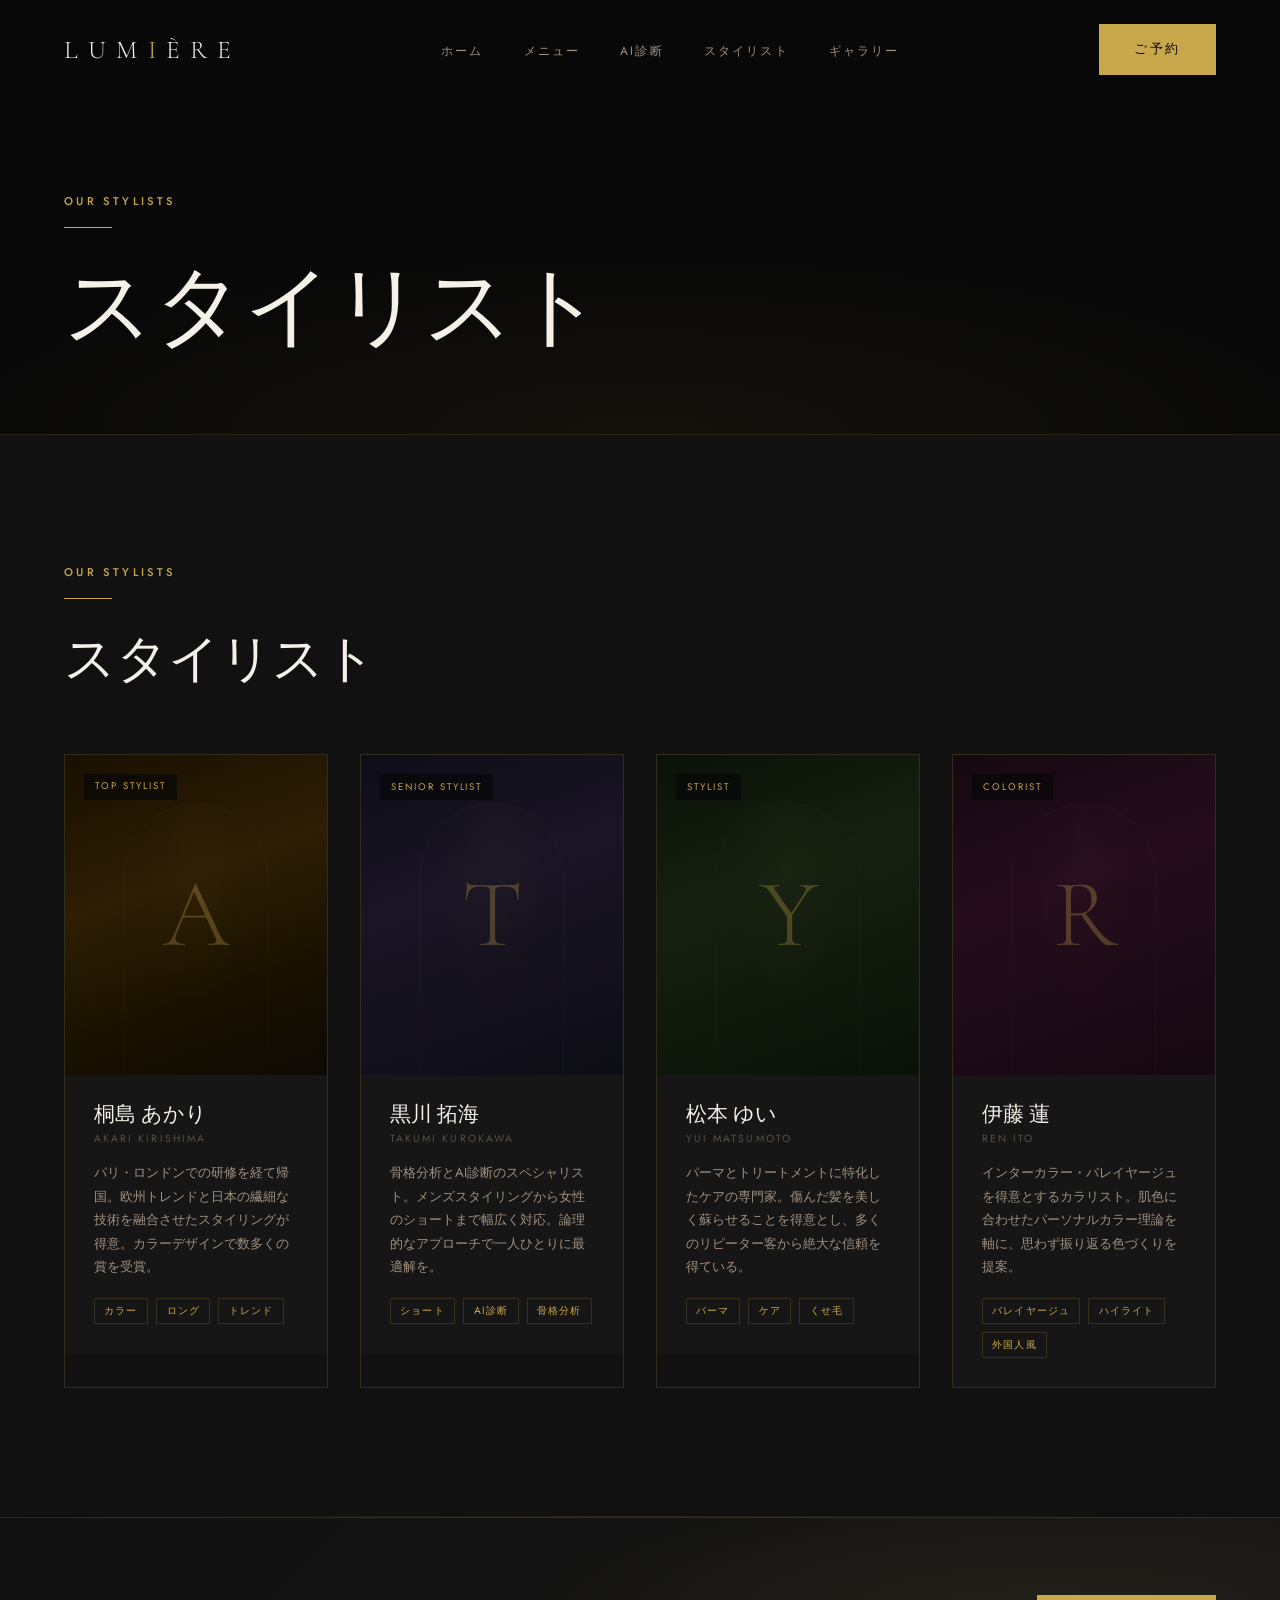
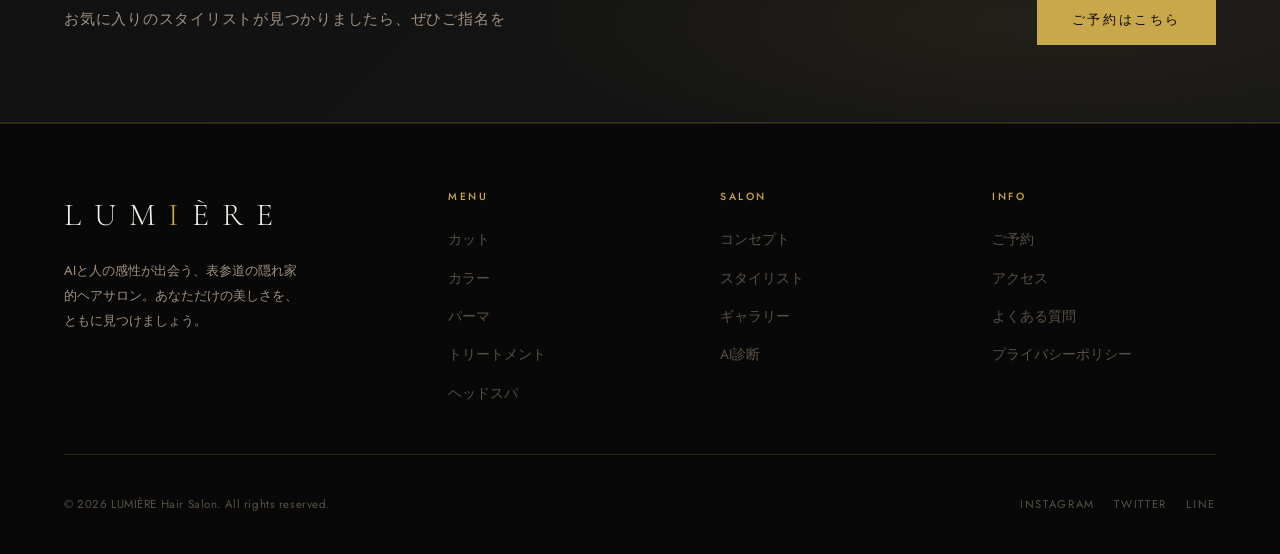
<file: stylists.html>
<!DOCTYPE html>
<html lang="ja">
<head>
  <meta charset="UTF-8">
  <meta name="viewport" content="width=device-width, initial-scale=1.0">
  <title>スタイリスト | LUMIÈRE</title>
  <meta name="description" content="LUMIÈREのスタイリスト紹介。カラー・カット・パーマ・AI診断など、それぞれの専門分野を持つ4名のスタイリストがご対応します。">
  <link rel="preconnect" href="https://fonts.googleapis.com">
  <link rel="preconnect" href="https://fonts.gstatic.com" crossorigin>
  <link href="https://fonts.googleapis.com/css2?family=Cormorant+Garamond:ital,wght@0,300;0,400;0,600;1,300;1,400;1,600&family=Jost:wght@300;400;500&display=swap" rel="stylesheet">
  <link rel="stylesheet" href="css/base.css">
  <link rel="stylesheet" href="css/animations.css">
  <link rel="stylesheet" href="css/style.css">
</head>
<body>

<!-- ══════════════════════════════════
     NAVIGATION
══════════════════════════════════ -->
<nav id="nav">
  <div class="container nav-inner">
    <a href="index.html" class="nav-logo">LUM<span>I</span>ÈRE</a>
    <ul class="nav-links">
      <li><a href="index.html">ホーム</a></li>
      <li><a href="menu.html">メニュー</a></li>
      <li><a href="diagnosis.html">AI診断</a></li>
      <li><a href="stylists.html">スタイリスト</a></li>
      <li><a href="gallery.html">ギャラリー</a></li>
    </ul>
    <a href="reservation.html" class="btn btn-primary nav-cta"><span>ご予約</span></a>
    <button class="nav-hamburger" id="hamburger" aria-label="メニューを開く">
      <span></span><span></span><span></span>
    </button>
  </div>
</nav>
<div id="mobileMenu" class="nav-mobile">
  <a href="index.html">ホーム</a>
  <a href="menu.html">メニュー</a>
  <a href="diagnosis.html">AI診断</a>
  <a href="stylists.html">スタイリスト</a>
  <a href="gallery.html">ギャラリー</a>
  <a href="reservation.html">ご予約</a>
</div>


<!-- ══════════════════════════════════
     PAGE HERO
══════════════════════════════════ -->
<section class="page-hero">
  <div class="container">
    <span class="section-label">Our Stylists</span>
    <span class="gold-line"></span>
    <h1 class="page-hero-title">スタイリスト</h1>
  </div>
</section>


<!-- ══════════════════════════════════
     STYLISTS
══════════════════════════════════ -->
<section id="stylists" class="section">
  <div class="container">
    <div data-reveal="up" style="margin-bottom:1rem">
      <span class="section-label">Our Stylists</span>
      <span class="gold-line"></span>
      <h2 class="section-title">スタイリスト</h2>
    </div>

    <div class="stylists-grid" data-stagger>
      <div class="stylist-card">
        <div class="stylist-photo">
          <div class="stylist-monogram">A</div>
          <!-- 写真を使う場合: images/stylist-01.jpg を置き、下行のコメントを外す
          <img class="media" src="images/stylist-01.jpg" alt="スタイリスト" loading="lazy" decoding="async"> -->
          <div class="stylist-photo-bg"></div>
          <div class="stylist-silhouette"></div>
          <span class="stylist-role">Top Stylist</span>
        </div>
        <div class="stylist-info">
          <h3>桐島 あかり</h3>
          <span class="stylist-name-en">Akari Kirishima</span>
          <p>パリ・ロンドンでの研修を経て帰国。欧州トレンドと日本の繊細な技術を融合させたスタイリングが得意。カラーデザインで数多くの賞を受賞。</p>
          <div class="stylist-tags">
            <span class="stylist-tag">カラー</span>
            <span class="stylist-tag">ロング</span>
            <span class="stylist-tag">トレンド</span>
          </div>
        </div>
      </div>

      <div class="stylist-card">
        <div class="stylist-photo">
          <div class="stylist-monogram">T</div>
          <!-- 写真を使う場合: images/stylist-02.jpg を置き、下行のコメントを外す
          <img class="media" src="images/stylist-02.jpg" alt="スタイリスト" loading="lazy" decoding="async"> -->
          <div class="stylist-photo-bg"></div>
          <div class="stylist-silhouette"></div>
          <span class="stylist-role">Senior Stylist</span>
        </div>
        <div class="stylist-info">
          <h3>黒川 拓海</h3>
          <span class="stylist-name-en">Takumi Kurokawa</span>
          <p>骨格分析とAI診断のスペシャリスト。メンズスタイリングから女性のショートまで幅広く対応。論理的なアプローチで一人ひとりに最適解を。</p>
          <div class="stylist-tags">
            <span class="stylist-tag">ショート</span>
            <span class="stylist-tag">AI診断</span>
            <span class="stylist-tag">骨格分析</span>
          </div>
        </div>
      </div>

      <div class="stylist-card">
        <div class="stylist-photo">
          <div class="stylist-monogram">Y</div>
          <!-- 写真を使う場合: images/stylist-03.jpg を置き、下行のコメントを外す
          <img class="media" src="images/stylist-03.jpg" alt="スタイリスト" loading="lazy" decoding="async"> -->
          <div class="stylist-photo-bg"></div>
          <div class="stylist-silhouette"></div>
          <span class="stylist-role">Stylist</span>
        </div>
        <div class="stylist-info">
          <h3>松本 ゆい</h3>
          <span class="stylist-name-en">Yui Matsumoto</span>
          <p>パーマとトリートメントに特化したケアの専門家。傷んだ髪を美しく蘇らせることを得意とし、多くのリピーター客から絶大な信頼を得ている。</p>
          <div class="stylist-tags">
            <span class="stylist-tag">パーマ</span>
            <span class="stylist-tag">ケア</span>
            <span class="stylist-tag">くせ毛</span>
          </div>
        </div>
      </div>

      <div class="stylist-card">
        <div class="stylist-photo">
          <div class="stylist-monogram">R</div>
          <!-- 写真を使う場合: images/stylist-04.jpg を置き、下行のコメントを外す
          <img class="media" src="images/stylist-04.jpg" alt="スタイリスト" loading="lazy" decoding="async"> -->
          <div class="stylist-photo-bg"></div>
          <div class="stylist-silhouette"></div>
          <span class="stylist-role">Colorist</span>
        </div>
        <div class="stylist-info">
          <h3>伊藤 蓮</h3>
          <span class="stylist-name-en">Ren Ito</span>
          <p>インターカラー・バレイヤージュを得意とするカラリスト。肌色に合わせたパーソナルカラー理論を軸に、思わず振り返る色づくりを提案。</p>
          <div class="stylist-tags">
            <span class="stylist-tag">バレイヤージュ</span>
            <span class="stylist-tag">ハイライト</span>
            <span class="stylist-tag">外国人風</span>
          </div>
        </div>
      </div>
    </div>
  </div>
</section>

<hr class="divider">


<!-- ══════════════════════════════════
     CTA BANNER
══════════════════════════════════ -->
<section class="cta-banner">
  <div class="container cta-banner-inner">
    <p class="cta-banner-text">お気に入りのスタイリストが見つかりましたら、ぜひご指名を</p>
    <a href="reservation.html" class="btn btn-primary"><span>ご予約はこちら</span></a>
  </div>
</section>


<!-- ══════════════════════════════════
     FOOTER
══════════════════════════════════ -->
<footer id="footer">
  <div class="container">
    <div class="footer-top">
      <div class="footer-brand">
        <a href="index.html" class="nav-logo">LUM<span>I</span>ÈRE</a>
        <p>AIと人の感性が出会う、表参道の隠れ家的ヘアサロン。あなただけの美しさを、ともに見つけましょう。</p>
      </div>
      <div class="footer-col">
        <h5>Menu</h5>
        <ul>
          <li><a href="menu.html">カット</a></li>
          <li><a href="menu.html">カラー</a></li>
          <li><a href="menu.html">パーマ</a></li>
          <li><a href="menu.html">トリートメント</a></li>
          <li><a href="menu.html">ヘッドスパ</a></li>
        </ul>
      </div>
      <div class="footer-col">
        <h5>Salon</h5>
        <ul>
          <li><a href="index.html#concept">コンセプト</a></li>
          <li><a href="stylists.html">スタイリスト</a></li>
          <li><a href="gallery.html">ギャラリー</a></li>
          <li><a href="diagnosis.html">AI診断</a></li>
        </ul>
      </div>
      <div class="footer-col">
        <h5>Info</h5>
        <ul>
          <li><a href="reservation.html">ご予約</a></li>
          <li><a href="reservation.html#access">アクセス</a></li>
          <li><a href="reservation.html#faq">よくある質問</a></li>
          <li><a href="#">プライバシーポリシー</a></li>
        </ul>
      </div>
    </div>
    <div class="footer-bottom">
      <span class="footer-copy">&copy; 2026 LUMIÈRE Hair Salon. All rights reserved.</span>
      <div class="footer-social">
        <a href="#">Instagram</a>
        <a href="#">Twitter</a>
        <a href="#">LINE</a>
      </div>
    </div>
  </div>
</footer>

<script src="js/main.js"></script>
</body>
</html>
</file>
<file: css/base.css>
/* ============================================================
   BASE — Reset, Variables, Typography
   ============================================================ */

*, *::before, *::after { box-sizing: border-box; margin: 0; padding: 0; }

:root {
  /* Colors */
  --bg-primary:    #080808;
  --bg-secondary:  #111111;
  --bg-card:       #161616;
  --bg-elevated:   #1e1e1e;

  --gold:          #c9a84c;
  --gold-light:    #e8c97e;
  --gold-dark:     #8b6914;
  --gold-glow:     rgba(201, 168, 76, 0.25);

  --text-primary:  #f5f0e8;
  --text-secondary:#a09080;
  --text-muted:    #5a5045;

  --border:        rgba(201, 168, 76, 0.18);
  --border-hover:  rgba(201, 168, 76, 0.55);

  /* Fonts */
  --font-serif: 'Cormorant Garamond', Georgia, serif;
  --font-sans:  'Jost', system-ui, sans-serif;

  /* Layout */
  --max-width: 1280px;
  --section-py: clamp(5rem, 10vw, 9rem);
  --container-px: clamp(1.5rem, 5vw, 4rem);

  /* Motion */
  --ease-out: cubic-bezier(0.22, 1, 0.36, 1);
  --ease-in-out: cubic-bezier(0.65, 0, 0.35, 1);
  --duration: 0.6s;
}

html {
  scroll-behavior: smooth;
  font-size: 16px;
}

body {
  font-family: var(--font-sans);
  background: var(--bg-primary);
  color: var(--text-primary);
  line-height: 1.7;
  overflow-x: hidden;
  -webkit-font-smoothing: antialiased;
}

/* ── Scrollbar ── */
::-webkit-scrollbar { width: 6px; }
::-webkit-scrollbar-track { background: var(--bg-primary); }
::-webkit-scrollbar-thumb { background: var(--gold-dark); border-radius: 3px; }

/* ── Selection ── */
::selection { background: var(--gold); color: var(--bg-primary); }

/* ── Links ── */
a { color: inherit; text-decoration: none; }

/* ── Images ── */
img { display: block; max-width: 100%; }

/* ── Lists ── */
ul { list-style: none; }

/* ── Typography scale ── */
h1, h2, h3, h4 { font-family: var(--font-serif); font-weight: 400; line-height: 1.15; }

h1 { font-size: clamp(3.2rem, 8vw, 7.5rem); }
h2 { font-size: clamp(2rem, 4vw, 3.5rem); }
h3 { font-size: clamp(1.4rem, 2.5vw, 2rem); }
h4 { font-size: clamp(1.1rem, 2vw, 1.4rem); }

p { font-size: clamp(0.95rem, 1.5vw, 1.05rem); color: var(--text-secondary); }

/* ── Utilities ── */
.container {
  width: 100%;
  max-width: var(--max-width);
  margin-inline: auto;
  padding-inline: var(--container-px);
}

.section {
  padding-block: var(--section-py);
  position: relative;
}

.section-label {
  font-family: var(--font-sans);
  font-size: 0.7rem;
  font-weight: 500;
  letter-spacing: 0.3em;
  text-transform: uppercase;
  color: var(--gold);
  display: block;
  margin-bottom: 1rem;
}

.section-title {
  font-family: var(--font-serif);
  color: var(--text-primary);
  margin-bottom: 1.5rem;
}

.section-subtitle {
  font-size: clamp(0.95rem, 1.5vw, 1.1rem);
  color: var(--text-secondary);
  max-width: 52ch;
  line-height: 1.8;
}

.gold-line {
  width: 48px;
  height: 1px;
  background: var(--gold);
  display: block;
  margin-bottom: 2rem;
}

/* ── Buttons ── */
.btn {
  display: inline-flex;
  align-items: center;
  gap: 0.5rem;
  padding: 0.9rem 2.2rem;
  font-family: var(--font-sans);
  font-size: 0.8rem;
  font-weight: 500;
  letter-spacing: 0.2em;
  text-transform: uppercase;
  border: none;
  cursor: pointer;
  position: relative;
  overflow: hidden;
  transition: all 0.4s var(--ease-out);
  text-decoration: none;
}

.btn-primary {
  background: var(--gold);
  color: var(--bg-primary);
}
.btn-primary::after {
  content: '';
  position: absolute;
  inset: 0;
  background: var(--gold-light);
  transform: translateX(-101%);
  transition: transform 0.4s var(--ease-out);
}
.btn-primary:hover::after { transform: translateX(0); }
.btn-primary:hover { box-shadow: 0 0 30px var(--gold-glow); }

.btn-outline {
  background: transparent;
  color: var(--gold);
  border: 1px solid var(--border);
}
.btn-outline:hover {
  border-color: var(--gold);
  background: rgba(201, 168, 76, 0.06);
  box-shadow: 0 0 20px rgba(201, 168, 76, 0.1);
}

.btn span { position: relative; z-index: 1; }

/* ── Divider ── */
.divider {
  height: 1px;
  background: linear-gradient(90deg, transparent, var(--border), transparent);
  border: none;
  margin-block: 0;
}

/* ── Responsive helpers ── */
@media (max-width: 768px) {
  :root { --section-py: clamp(4rem, 8vw, 6rem); }
}

@media (prefers-reduced-motion: reduce) {
  *, *::before, *::after {
    animation-duration: 0.01ms !important;
    transition-duration: 0.01ms !important;
  }
  html { scroll-behavior: auto; }
}
</file>
<file: css/animations.css>
/* ============================================================
   ANIMATIONS — Keyframes & Reveal Classes
   ============================================================ */

/* ── Keyframes ── */

@keyframes heroReveal {
  from { opacity: 0; transform: translateY(30px); clip-path: inset(0 0 100% 0); }
  to   { opacity: 1; transform: translateY(0);    clip-path: inset(0 0 0% 0); }
}

@keyframes fadeUp {
  from { opacity: 0; transform: translateY(40px); }
  to   { opacity: 1; transform: translateY(0); }
}

@keyframes fadeIn {
  from { opacity: 0; }
  to   { opacity: 1; }
}

@keyframes fadeLeft {
  from { opacity: 0; transform: translateX(-40px); }
  to   { opacity: 1; transform: translateX(0); }
}

@keyframes fadeRight {
  from { opacity: 0; transform: translateX(40px); }
  to   { opacity: 1; transform: translateX(0); }
}

@keyframes scaleIn {
  from { opacity: 0; transform: scale(0.88); }
  to   { opacity: 1; transform: scale(1); }
}

@keyframes goldPulse {
  0%   { box-shadow: 0 0 0 0 rgba(201, 168, 76, 0.5); }
  70%  { box-shadow: 0 0 0 18px rgba(201, 168, 76, 0); }
  100% { box-shadow: 0 0 0 0 rgba(201, 168, 76, 0); }
}

@keyframes shimmer {
  0%   { background-position: -200% center; }
  100% { background-position: 200% center; }
}

@keyframes float {
  0%, 100% { transform: translateY(0px); }
  50%       { transform: translateY(-10px); }
}

@keyframes rotateOrbit {
  from { transform: rotate(0deg); }
  to   { transform: rotate(360deg); }
}

@keyframes progressBar {
  from { width: 0%; }
}

@keyframes quizStepIn {
  from { opacity: 0; transform: translateX(60px); }
  to   { opacity: 1; transform: translateX(0); }
}

@keyframes quizStepOut {
  from { opacity: 1; transform: translateX(0); }
  to   { opacity: 0; transform: translateX(-60px); }
}

@keyframes resultReveal {
  from { opacity: 0; transform: scale(0.85) translateY(20px); }
  to   { opacity: 1; transform: scale(1) translateY(0); }
}

@keyframes lineExpand {
  from { transform: scaleX(0); }
  to   { transform: scaleX(1); }
}

@keyframes scrollIndicator {
  0%   { transform: translateY(0); opacity: 1; }
  80%  { transform: translateY(20px); opacity: 0; }
  81%  { transform: translateY(0); opacity: 0; }
  100% { transform: translateY(0); opacity: 1; }
}

/* ── Scroll Reveal — initial states ── */

[data-reveal] {
  opacity: 0;
  will-change: opacity, transform;
}

[data-reveal="up"]    { transform: translateY(45px); }
[data-reveal="left"]  { transform: translateX(-45px); }
[data-reveal="right"] { transform: translateX(45px); }
[data-reveal="scale"] { transform: scale(0.88); }
[data-reveal="fade"]  { transform: none; }

/* ── Revealed state ── */

[data-reveal].is-revealed {
  opacity: 1;
  transform: none;
  transition: opacity 0.75s var(--ease-out), transform 0.75s var(--ease-out);
}

/* ── Stagger children ── */

[data-stagger] > * {
  opacity: 0;
  transform: translateY(30px);
}

[data-stagger].is-revealed > * {
  opacity: 1;
  transform: none;
  transition: opacity 0.6s var(--ease-out), transform 0.6s var(--ease-out);
}

[data-stagger].is-revealed > *:nth-child(1) { transition-delay: 0.05s; }
[data-stagger].is-revealed > *:nth-child(2) { transition-delay: 0.15s; }
[data-stagger].is-revealed > *:nth-child(3) { transition-delay: 0.25s; }
[data-stagger].is-revealed > *:nth-child(4) { transition-delay: 0.35s; }
[data-stagger].is-revealed > *:nth-child(5) { transition-delay: 0.45s; }
[data-stagger].is-revealed > *:nth-child(6) { transition-delay: 0.55s; }

/* ── Gold shimmer text ── */

.text-shimmer {
  background: linear-gradient(
    90deg,
    var(--gold-dark) 0%,
    var(--gold) 30%,
    var(--gold-light) 50%,
    var(--gold) 70%,
    var(--gold-dark) 100%
  );
  background-size: 200% auto;
  -webkit-background-clip: text;
  -webkit-text-fill-color: transparent;
  background-clip: text;
  animation: shimmer 4s linear infinite;
}
</file>
<file: css/style.css>
/* ============================================================
   STYLE — All Sections
   ============================================================ */

/* ━━━━━━━━━━━━━━━━━━━━━━━━━━━━━━━━━━━━━━━━━━━━━━━━━━━━━━━━━━
   NAVIGATION
   ━━━━━━━━━━━━━━━━━━━━━━━━━━━━━━━━━━━━━━━━━━━━━━━━━━━━━━━━━━ */

#nav {
  position: fixed;
  top: 0; left: 0; right: 0;
  z-index: 900;
  padding: 1.5rem 0;
  transition: padding 0.4s var(--ease-out), background 0.4s var(--ease-out),
              border-color 0.4s var(--ease-out);
  border-bottom: 1px solid transparent;
}

#nav.scrolled {
  padding: 1rem 0;
  background: rgba(8, 8, 8, 0.9);
  backdrop-filter: blur(20px);
  -webkit-backdrop-filter: blur(20px);
  border-color: var(--border);
}

.nav-inner {
  display: flex;
  align-items: center;
  justify-content: space-between;
  gap: 2rem;
}

.nav-logo {
  font-family: var(--font-serif);
  font-size: 1.6rem;
  font-weight: 300;
  letter-spacing: 0.4em;
  color: var(--text-primary);
  flex-shrink: 0;
}

.nav-logo span { color: var(--gold); }

.nav-links {
  display: flex;
  align-items: center;
  gap: 2.5rem;
}

.nav-links a {
  font-size: 0.75rem;
  font-weight: 400;
  letter-spacing: 0.18em;
  text-transform: uppercase;
  color: var(--text-secondary);
  position: relative;
  transition: color 0.3s;
}

.nav-links a::after {
  content: '';
  position: absolute;
  bottom: -4px; left: 0;
  width: 0; height: 1px;
  background: var(--gold);
  transition: width 0.3s var(--ease-out);
}

.nav-links a:hover { color: var(--text-primary); }
.nav-links a:hover::after { width: 100%; }

.nav-cta {
  flex-shrink: 0;
}

/* Hamburger */
.nav-hamburger {
  display: none;
  flex-direction: column;
  justify-content: center;
  gap: 5px;
  width: 36px;
  height: 36px;
  background: none;
  border: none;
  cursor: pointer;
  padding: 4px;
}

.nav-hamburger span {
  display: block;
  width: 100%;
  height: 1px;
  background: var(--text-primary);
  transform-origin: center;
  transition: transform 0.35s var(--ease-out), opacity 0.35s;
}

.nav-hamburger.open span:nth-child(1) { transform: translateY(6px) rotate(45deg); }
.nav-hamburger.open span:nth-child(2) { opacity: 0; transform: scaleX(0); }
.nav-hamburger.open span:nth-child(3) { transform: translateY(-6px) rotate(-45deg); }

/* Mobile menu */
.nav-mobile {
  display: none;
  position: fixed;
  inset: 0;
  z-index: 850;
  background: var(--bg-primary);
  flex-direction: column;
  justify-content: center;
  align-items: center;
  gap: 2.5rem;
  transform: translateX(100%);
  transition: transform 0.5s var(--ease-out);
}

.nav-mobile.open {
  transform: translateX(0);
}

.nav-mobile a {
  font-family: var(--font-serif);
  font-size: 2rem;
  color: var(--text-secondary);
  transition: color 0.3s;
}

.nav-mobile a:hover { color: var(--gold); }

@media (max-width: 900px) {
  .nav-links, .nav-cta { display: none; }
  .nav-hamburger { display: flex; }
  .nav-mobile { display: flex; }
}


/* ━━━━━━━━━━━━━━━━━━━━━━━━━━━━━━━━━━━━━━━━━━━━━━━━━━━━━━━━━━
   HERO
   ━━━━━━━━━━━━━━━━━━━━━━━━━━━━━━━━━━━━━━━━━━━━━━━━━━━━━━━━━━ */

#hero {
  min-height: 100svh;
  display: grid;
  grid-template-columns: 1fr 1fr;
  align-items: center;
  position: relative;
  overflow: hidden;
}

/* Background radial glow */
#hero::before {
  content: '';
  position: absolute;
  top: 20%; right: -5%;
  width: 70vw; height: 70vw;
  border-radius: 50%;
  background: radial-gradient(circle, rgba(201,168,76,0.07) 0%, transparent 65%);
  pointer-events: none;
}

#hero::after {
  content: '';
  position: absolute;
  bottom: -20%; left: -10%;
  width: 50vw; height: 50vw;
  border-radius: 50%;
  background: radial-gradient(circle, rgba(201,168,76,0.04) 0%, transparent 65%);
  pointer-events: none;
}

.hero-content {
  position: relative;
  z-index: 2;
  padding-top: 8rem;
}

.hero-badge {
  display: inline-flex;
  align-items: center;
  gap: 0.6rem;
  padding: 0.45rem 1rem;
  border: 1px solid var(--border);
  border-radius: 2px;
  font-size: 0.68rem;
  letter-spacing: 0.25em;
  text-transform: uppercase;
  color: var(--gold);
  margin-bottom: 2.5rem;
  animation: fadeIn 0.8s var(--ease-out) 0.2s both;
}

.hero-badge::before {
  content: '';
  width: 6px; height: 6px;
  border-radius: 50%;
  background: var(--gold);
  animation: goldPulse 2s infinite;
}

.hero-title {
  margin-bottom: 1.8rem;
  overflow: hidden;
}

.hero-title .line {
  display: block;
  animation: heroReveal 1s var(--ease-out) both;
}

.hero-title .line:nth-child(1) { animation-delay: 0.35s; }
.hero-title .line:nth-child(2) { animation-delay: 0.5s;  color: var(--gold); font-style: italic; }
.hero-title .line:nth-child(3) { animation-delay: 0.65s; }

.hero-sub {
  font-size: clamp(0.95rem, 1.5vw, 1.05rem);
  color: var(--text-secondary);
  max-width: 44ch;
  margin-bottom: 3rem;
  line-height: 1.9;
  animation: fadeUp 0.8s var(--ease-out) 0.9s both;
}

.hero-actions {
  display: flex;
  gap: 1rem;
  flex-wrap: wrap;
  animation: fadeUp 0.8s var(--ease-out) 1.1s both;
}

.hero-visual {
  position: relative;
  display: flex;
  align-items: center;
  justify-content: center;
  height: 100svh;
  animation: fadeIn 1.2s var(--ease-out) 0.5s both;
}

/* Decorative circle art */
.hero-orb {
  position: relative;
  width: clamp(300px, 35vw, 500px);
  height: clamp(300px, 35vw, 500px);
}

.hero-orb-ring {
  position: absolute;
  inset: 0;
  border-radius: 50%;
  border: 1px solid var(--border);
}

.hero-orb-ring:nth-child(1) {
  animation: rotateOrbit 25s linear infinite;
}
.hero-orb-ring:nth-child(1)::before {
  content: '';
  position: absolute;
  top: -4px; left: 50%;
  width: 8px; height: 8px;
  border-radius: 50%;
  background: var(--gold);
  transform: translateX(-50%);
  box-shadow: 0 0 12px var(--gold);
}

.hero-orb-ring:nth-child(2) {
  inset: 12%;
  border-color: rgba(201,168,76,0.1);
  animation: rotateOrbit 18s linear infinite reverse;
}

.hero-orb-ring:nth-child(3) {
  inset: 24%;
  border-color: rgba(201,168,76,0.08);
}

.hero-orb-core {
  position: absolute;
  inset: 30%;
  border-radius: 50%;
  background: radial-gradient(circle, rgba(201,168,76,0.2) 0%, rgba(201,168,76,0.04) 60%, transparent 100%);
  display: flex;
  align-items: center;
  justify-content: center;
}

.hero-orb-text {
  font-family: var(--font-serif);
  font-size: clamp(1.4rem, 2.5vw, 2.2rem);
  color: var(--gold);
  font-style: italic;
  text-align: center;
  line-height: 1.3;
  animation: float 6s ease-in-out infinite;
}

/* Floating stats */
.hero-stat {
  position: absolute;
  padding: 1rem 1.4rem;
  background: rgba(22, 22, 22, 0.85);
  backdrop-filter: blur(12px);
  border: 1px solid var(--border);
  border-radius: 4px;
}

.hero-stat-num {
  font-family: var(--font-serif);
  font-size: 1.8rem;
  color: var(--gold);
  display: block;
  line-height: 1;
}

.hero-stat-label {
  font-size: 0.65rem;
  letter-spacing: 0.2em;
  text-transform: uppercase;
  color: var(--text-muted);
}

.hero-stat:nth-child(5) { top: 20%; right: -5%; animation: float 7s ease-in-out infinite; }
.hero-stat:nth-child(6) { bottom: 22%; left: -8%; animation: float 5s ease-in-out 1s infinite; }

/* Scroll indicator */
.hero-scroll {
  position: absolute;
  bottom: 3rem;
  left: 50%;
  transform: translateX(-50%);
  display: flex;
  flex-direction: column;
  align-items: center;
  gap: 0.5rem;
  z-index: 2;
  animation: fadeIn 1s var(--ease-out) 1.5s both;
}

.hero-scroll span {
  font-size: 0.6rem;
  letter-spacing: 0.3em;
  text-transform: uppercase;
  color: var(--text-muted);
}

.scroll-line {
  width: 1px;
  height: 48px;
  background: linear-gradient(to bottom, var(--gold), transparent);
  animation: scrollIndicator 2s ease-in-out infinite;
}

@media (max-width: 900px) {
  #hero {
    grid-template-columns: 1fr;
    padding-top: 6rem;
    padding-bottom: 4rem;
    min-height: auto;
  }
  .hero-content { padding-top: 2rem; }
  .hero-visual { display: none; }
}


/* ━━━━━━━━━━━━━━━━━━━━━━━━━━━━━━━━━━━━━━━━━━━━━━━━━━━━━━━━━━
   CONCEPT
   ━━━━━━━━━━━━━━━━━━━━━━━━━━━━━━━━━━━━━━━━━━━━━━━━━━━━━━━━━━ */

#concept .concept-grid {
  display: grid;
  grid-template-columns: 1fr 1fr;
  gap: 6rem;
  align-items: center;
}

.concept-visual {
  position: relative;
  height: 500px;
}

.concept-card {
  position: absolute;
  border-radius: 4px;
  overflow: hidden;
}

.concept-card:nth-child(1) {
  top: 0; left: 0;
  width: 65%; height: 70%;
  background: linear-gradient(145deg, #1a1200 0%, #2a1e05 40%, #1a1200 100%);
}

.concept-card:nth-child(2) {
  bottom: 0; right: 0;
  width: 60%; height: 60%;
  background: linear-gradient(145deg, #0d0d0d 0%, #1a1500 60%, #0a0a0a 100%);
  border: 1px solid var(--border);
}

.concept-card::before {
  content: '';
  position: absolute;
  inset: 0;
  background: linear-gradient(135deg, rgba(201,168,76,0.1) 0%, transparent 50%);
}

.concept-card-text {
  position: absolute;
  bottom: 1.5rem;
  left: 1.5rem;
  font-family: var(--font-serif);
  font-size: 1.1rem;
  font-style: italic;
  color: rgba(201,168,76,0.6);
  letter-spacing: 0.05em;
}

.concept-accent-line {
  position: absolute;
  top: 50%; right: -2rem;
  width: 4rem; height: 1px;
  background: var(--gold);
  transform-origin: left;
  animation: lineExpand 1s var(--ease-out) 0.5s both;
}

.concept-text { padding-left: 2rem; }

.concept-features {
  margin-top: 2.5rem;
  display: flex;
  flex-direction: column;
  gap: 1.2rem;
}

.concept-feature {
  display: flex;
  gap: 1rem;
  align-items: flex-start;
}

.concept-feature-icon {
  width: 36px;
  height: 36px;
  border: 1px solid var(--border);
  border-radius: 50%;
  display: flex;
  align-items: center;
  justify-content: center;
  flex-shrink: 0;
  color: var(--gold);
  font-size: 0.8rem;
  margin-top: 0.1rem;
}

.concept-feature-body h4 {
  font-family: var(--font-sans);
  font-size: 0.85rem;
  font-weight: 500;
  letter-spacing: 0.08em;
  color: var(--text-primary);
  margin-bottom: 0.3rem;
}

.concept-feature-body p {
  font-size: 0.85rem;
  line-height: 1.7;
}

@media (max-width: 900px) {
  #concept .concept-grid { grid-template-columns: 1fr; gap: 3rem; }
  .concept-visual { height: 320px; }
  .concept-text { padding-left: 0; }
}


/* ━━━━━━━━━━━━━━━━━━━━━━━━━━━━━━━━━━━━━━━━━━━━━━━━━━━━━━━━━━
   SERVICES
   ━━━━━━━━━━━━━━━━━━━━━━━━━━━━━━━━━━━━━━━━━━━━━━━━━━━━━━━━━━ */

#services { background: var(--bg-secondary); }

#services .services-header {
  display: flex;
  justify-content: space-between;
  align-items: flex-end;
  margin-bottom: 4rem;
  gap: 2rem;
}

.services-grid {
  display: grid;
  grid-template-columns: repeat(auto-fill, minmax(280px, 1fr));
  gap: 1.5px;
  border: 1px solid var(--border);
}

.service-card {
  padding: 2.5rem;
  background: var(--bg-secondary);
  position: relative;
  overflow: hidden;
  cursor: default;
  transition: background 0.4s var(--ease-out);
}

.service-card::before {
  content: '';
  position: absolute;
  bottom: 0; left: 0; right: 0;
  height: 2px;
  background: linear-gradient(90deg, var(--gold-dark), var(--gold));
  transform: scaleX(0);
  transform-origin: left;
  transition: transform 0.4s var(--ease-out);
}

.service-card:hover { background: var(--bg-card); }
.service-card:hover::before { transform: scaleX(1); }

.service-number {
  font-family: var(--font-serif);
  font-size: 0.7rem;
  color: var(--gold);
  letter-spacing: 0.2em;
  margin-bottom: 1.5rem;
  display: block;
}

.service-icon {
  font-size: 1.5rem;
  margin-bottom: 1.2rem;
  display: block;
}

.service-card h3 {
  font-size: 1.3rem;
  color: var(--text-primary);
  margin-bottom: 0.8rem;
}

.service-card p {
  font-size: 0.88rem;
  line-height: 1.8;
  margin-bottom: 1.8rem;
}

.service-price {
  display: flex;
  align-items: baseline;
  gap: 0.3rem;
}

.service-price-from {
  font-size: 0.65rem;
  letter-spacing: 0.15em;
  text-transform: uppercase;
  color: var(--text-muted);
}

.service-price-num {
  font-family: var(--font-serif);
  font-size: 1.6rem;
  color: var(--gold);
}

.service-price-unit {
  font-size: 0.75rem;
  color: var(--text-muted);
}

@media (max-width: 768px) {
  #services .services-header { flex-direction: column; align-items: flex-start; }
}


/* ━━━━━━━━━━━━━━━━━━━━━━━━━━━━━━━━━━━━━━━━━━━━━━━━━━━━━━━━━━
   AI DIAGNOSIS
   ━━━━━━━━━━━━━━━━━━━━━━━━━━━━━━━━━━━━━━━━━━━━━━━━━━━━━━━━━━ */

#ai-diagnosis {
  background: var(--bg-primary);
  overflow: hidden;
}

.ai-header {
  text-align: center;
  margin-bottom: 5rem;
}

.ai-header .section-subtitle {
  margin-inline: auto;
}

.quiz-wrapper {
  max-width: 760px;
  margin-inline: auto;
  position: relative;
}

/* Progress */
.quiz-progress {
  display: flex;
  align-items: center;
  gap: 1rem;
  margin-bottom: 3.5rem;
}

.quiz-progress-bar-bg {
  flex: 1;
  height: 2px;
  background: var(--bg-elevated);
  border-radius: 1px;
  overflow: hidden;
}

.quiz-progress-bar {
  height: 100%;
  background: linear-gradient(90deg, var(--gold-dark), var(--gold));
  border-radius: 1px;
  transition: width 0.5s var(--ease-out);
  width: 0%;
}

.quiz-progress-text {
  font-size: 0.7rem;
  letter-spacing: 0.2em;
  text-transform: uppercase;
  color: var(--text-muted);
  white-space: nowrap;
}

/* Step */
.quiz-step {
  display: none;
}

.quiz-step.active {
  display: block;
  animation: quizStepIn 0.5s var(--ease-out);
}

.quiz-step-label {
  font-size: 0.65rem;
  letter-spacing: 0.3em;
  text-transform: uppercase;
  color: var(--gold);
  display: block;
  margin-bottom: 0.8rem;
}

.quiz-step h3 {
  font-size: clamp(1.5rem, 3vw, 2.2rem);
  margin-bottom: 2.5rem;
  color: var(--text-primary);
}

.quiz-options {
  display: grid;
  grid-template-columns: 1fr 1fr;
  gap: 1rem;
}

.quiz-option {
  padding: 1.5rem;
  border: 1px solid var(--border);
  background: var(--bg-card);
  cursor: pointer;
  transition: all 0.3s var(--ease-out);
  position: relative;
  text-align: left;
  border-radius: 2px;
}

.quiz-option:hover {
  border-color: var(--border-hover);
  background: var(--bg-elevated);
}

.quiz-option.selected {
  border-color: var(--gold);
  background: linear-gradient(135deg, #1a1400, #252015);
  box-shadow: 0 0 20px rgba(201,168,76,0.12);
}

.quiz-option.selected::after {
  content: '✓';
  position: absolute;
  top: 0.8rem;
  right: 0.8rem;
  color: var(--gold);
  font-size: 0.8rem;
}

.quiz-option-icon {
  font-size: 1.6rem;
  display: block;
  margin-bottom: 0.6rem;
}

.quiz-option h4 {
  font-family: var(--font-sans);
  font-size: 0.9rem;
  font-weight: 500;
  color: var(--text-primary);
  margin-bottom: 0.3rem;
}

.quiz-option p {
  font-size: 0.78rem;
  color: var(--text-muted);
  line-height: 1.5;
}

.quiz-nav {
  display: flex;
  justify-content: space-between;
  align-items: center;
  margin-top: 2.5rem;
  gap: 1rem;
}

.quiz-btn-back {
  background: none;
  border: none;
  color: var(--text-muted);
  font-family: var(--font-sans);
  font-size: 0.75rem;
  letter-spacing: 0.15em;
  text-transform: uppercase;
  cursor: pointer;
  transition: color 0.3s;
  padding: 0.5rem 0;
  display: flex;
  align-items: center;
  gap: 0.5rem;
}

.quiz-btn-back:hover { color: var(--text-primary); }
.quiz-btn-back.hidden { visibility: hidden; }

/* Result */
.quiz-result {
  display: none;
  animation: resultReveal 0.7s var(--ease-out);
}

.quiz-result.active { display: block; }

.result-card {
  border: 1px solid var(--border);
  border-radius: 4px;
  overflow: hidden;
}

.result-card-top {
  padding: 3rem;
  position: relative;
  min-height: 220px;
  display: flex;
  align-items: flex-end;
}

.result-gradient {
  position: absolute;
  inset: 0;
}

.result-card-top-content {
  position: relative;
  z-index: 1;
}

.result-tag {
  font-size: 0.65rem;
  letter-spacing: 0.25em;
  text-transform: uppercase;
  color: var(--gold);
  display: block;
  margin-bottom: 0.5rem;
}

.result-style-name {
  font-family: var(--font-serif);
  font-size: clamp(1.8rem, 4vw, 3rem);
  color: var(--text-primary);
}

.result-card-body {
  padding: 2.5rem 3rem;
  background: var(--bg-card);
}

.result-desc {
  font-size: 0.98rem;
  color: var(--text-secondary);
  line-height: 1.9;
  margin-bottom: 2rem;
}

.result-features {
  display: flex;
  gap: 0.6rem;
  flex-wrap: wrap;
  margin-bottom: 2rem;
}

.result-feature-tag {
  padding: 0.35rem 0.9rem;
  border: 1px solid var(--border);
  font-size: 0.7rem;
  letter-spacing: 0.1em;
  color: var(--gold);
}

.result-menu {
  padding: 1.2rem;
  background: var(--bg-secondary);
  border-left: 2px solid var(--gold);
  margin-bottom: 2rem;
}

.result-menu-label {
  font-size: 0.65rem;
  letter-spacing: 0.2em;
  text-transform: uppercase;
  color: var(--text-muted);
  margin-bottom: 0.3rem;
  display: block;
}

.result-menu-text {
  font-size: 0.95rem;
  color: var(--text-primary);
}

.result-actions {
  display: flex;
  gap: 1rem;
  flex-wrap: wrap;
}

.quiz-restart {
  background: none;
  border: 1px solid var(--border);
  color: var(--text-secondary);
  font-family: var(--font-sans);
  font-size: 0.75rem;
  letter-spacing: 0.15em;
  text-transform: uppercase;
  cursor: pointer;
  padding: 0.9rem 1.8rem;
  transition: all 0.3s;
}

.quiz-restart:hover {
  border-color: var(--border-hover);
  color: var(--text-primary);
}

/* Start screen */
.quiz-start {
  text-align: center;
  padding: 4rem 2rem;
  border: 1px solid var(--border);
  border-radius: 2px;
  background: var(--bg-card);
}

.quiz-start-icon {
  font-size: 3rem;
  display: block;
  margin-bottom: 1.5rem;
  animation: float 4s ease-in-out infinite;
}

.quiz-start h3 {
  font-size: clamp(1.4rem, 3vw, 2rem);
  margin-bottom: 1rem;
}

.quiz-start p {
  max-width: 40ch;
  margin-inline: auto;
  margin-bottom: 2.5rem;
  line-height: 1.8;
}

@media (max-width: 600px) {
  .quiz-options { grid-template-columns: 1fr; }
  .result-card-top, .result-card-body { padding: 2rem; }
}


/* ━━━━━━━━━━━━━━━━━━━━━━━━━━━━━━━━━━━━━━━━━━━━━━━━━━━━━━━━━━
   STYLISTS
   ━━━━━━━━━━━━━━━━━━━━━━━━━━━━━━━━━━━━━━━━━━━━━━━━━━━━━━━━━━ */

#stylists { background: var(--bg-secondary); }

.stylists-grid {
  display: grid;
  grid-template-columns: repeat(auto-fill, minmax(260px, 1fr));
  gap: 2rem;
  margin-top: 4rem;
}

.stylist-card {
  position: relative;
  overflow: hidden;
  border: 1px solid var(--border);
  transition: border-color 0.4s, transform 0.4s var(--ease-out);
  cursor: default;
}

.stylist-card:hover {
  border-color: var(--border-hover);
  transform: translateY(-6px);
}

.stylist-photo {
  height: 320px;
  position: relative;
  overflow: hidden;
}

.stylist-photo-bg {
  position: absolute;
  inset: 0;
  transition: transform 0.6s var(--ease-out);
}

.stylist-card:hover .stylist-photo-bg { transform: scale(1.04); }

.stylist-photo-bg:nth-child(1) {
  background: linear-gradient(160deg, #1a1000 0%, #2d1e05 40%, #1a1200 70%, #0d0905 100%);
}

.stylist-card:nth-child(2) .stylist-photo-bg {
  background: linear-gradient(160deg, #0d0d18 0%, #1a1525 40%, #0d0d15 100%);
}

.stylist-card:nth-child(3) .stylist-photo-bg {
  background: linear-gradient(160deg, #0a1208 0%, #162010 40%, #0a1208 100%);
}

.stylist-card:nth-child(4) .stylist-photo-bg {
  background: linear-gradient(160deg, #150810 0%, #250d1e 40%, #150810 100%);
}

.stylist-silhouette {
  position: absolute;
  bottom: 0; left: 50%;
  transform: translateX(-50%);
  width: 55%;
  height: 85%;
  background: radial-gradient(ellipse at 50% 20%, rgba(201,168,76,0.08) 0%, transparent 60%);
  border-radius: 120px 120px 0 0;
  border: 1px solid rgba(201,168,76,0.1);
  border-bottom: none;
}

.stylist-role {
  position: absolute;
  top: 1.2rem; left: 1.2rem;
  font-size: 0.6rem;
  letter-spacing: 0.2em;
  text-transform: uppercase;
  color: var(--gold);
  background: rgba(8,8,8,0.7);
  padding: 0.3rem 0.7rem;
  backdrop-filter: blur(8px);
}

.stylist-info {
  padding: 1.8rem;
  background: var(--bg-card);
}

.stylist-info h3 {
  font-size: 1.3rem;
  color: var(--text-primary);
  margin-bottom: 0.2rem;
}

.stylist-info .stylist-name-en {
  font-size: 0.65rem;
  letter-spacing: 0.2em;
  text-transform: uppercase;
  color: var(--text-muted);
  display: block;
  margin-bottom: 0.8rem;
}

.stylist-info p {
  font-size: 0.82rem;
  line-height: 1.8;
  margin-bottom: 1.2rem;
}

.stylist-tags {
  display: flex;
  gap: 0.5rem;
  flex-wrap: wrap;
}

.stylist-tag {
  font-size: 0.65rem;
  letter-spacing: 0.1em;
  color: var(--gold);
  border: 1px solid var(--border);
  padding: 0.2rem 0.6rem;
}


/* ━━━━━━━━━━━━━━━━━━━━━━━━━━━━━━━━━━━━━━━━━━━━━━━━━━━━━━━━━━
   GALLERY
   ━━━━━━━━━━━━━━━━━━━━━━━━━━━━━━━━━━━━━━━━━━━━━━━━━━━━━━━━━━ */

#gallery { background: var(--bg-primary); }

.gallery-header {
  display: flex;
  justify-content: space-between;
  align-items: flex-end;
  margin-bottom: 3rem;
  gap: 2rem;
}

.gallery-grid {
  display: grid;
  grid-template-columns: repeat(4, 1fr);
  grid-auto-rows: 220px;
  gap: 4px;
}

.gallery-item {
  position: relative;
  overflow: hidden;
  cursor: pointer;
}

.gallery-item:nth-child(1) { grid-column: span 2; grid-row: span 2; }
.gallery-item:nth-child(6) { grid-column: span 2; }

.gallery-bg {
  position: absolute;
  inset: 0;
  transition: transform 0.6s var(--ease-out);
}

.gallery-item:hover .gallery-bg { transform: scale(1.06); }

/* Gallery gradients */
.gallery-item:nth-child(1) .gallery-bg { background: linear-gradient(145deg, #1a0e05 0%, #4a2a08 35%, #c9a84c22 60%, #1a0e05 100%); }
.gallery-item:nth-child(2) .gallery-bg { background: linear-gradient(160deg, #0d1520 0%, #1a2535 50%, #2c4a6a44 100%); }
.gallery-item:nth-child(3) .gallery-bg { background: linear-gradient(135deg, #150508 0%, #3d0f1c 50%, #c9a84c1a 100%); }
.gallery-item:nth-child(4) .gallery-bg { background: linear-gradient(170deg, #0a1008 0%, #1e2a18 50%, #3a5a2a33 100%); }
.gallery-item:nth-child(5) .gallery-bg { background: linear-gradient(130deg, #0d0d0d 0%, #2a2012 50%, #c9a84c1a 100%); }
.gallery-item:nth-child(6) .gallery-bg { background: linear-gradient(145deg, #100010 0%, #2d0032 50%, #8b14c844 100%); }
.gallery-item:nth-child(7) .gallery-bg { background: linear-gradient(155deg, #141008 0%, #2a2010 50%, #c9a84c22 100%); }
.gallery-item:nth-child(8) .gallery-bg { background: linear-gradient(140deg, #050d15 0%, #0d1f30 50%, #1a4a6a44 100%); }

.gallery-overlay {
  position: absolute;
  inset: 0;
  background: rgba(8,8,8,0);
  transition: background 0.4s;
  display: flex;
  flex-direction: column;
  justify-content: flex-end;
  padding: 1.5rem;
}

.gallery-item:hover .gallery-overlay {
  background: rgba(8,8,8,0.6);
}

.gallery-overlay-text {
  transform: translateY(20px);
  opacity: 0;
  transition: all 0.4s var(--ease-out);
}

.gallery-item:hover .gallery-overlay-text {
  transform: translateY(0);
  opacity: 1;
}

.gallery-style-name {
  font-family: var(--font-serif);
  font-size: 1.1rem;
  color: var(--text-primary);
  display: block;
}

.gallery-style-tag {
  font-size: 0.65rem;
  letter-spacing: 0.2em;
  text-transform: uppercase;
  color: var(--gold);
  display: block;
  margin-top: 0.2rem;
}

.gallery-item::before {
  content: '';
  position: absolute;
  inset: 0;
  background:
    linear-gradient(to bottom, transparent 60%, rgba(8,8,8,0.85) 100%);
  z-index: 2;
  pointer-events: none;
}

/* Decorative gold shimmer overlays */
.gallery-item::after {
  content: '';
  position: absolute;
  inset: 0;
  background: linear-gradient(135deg, rgba(201,168,76,0.05) 0%, transparent 60%);
  pointer-events: none;
}

@media (max-width: 768px) {
  .gallery-grid {
    grid-template-columns: 1fr 1fr;
    grid-auto-rows: 160px;
  }
  .gallery-item:nth-child(1) { grid-column: span 2; grid-row: span 1; }
  .gallery-item:nth-child(6) { grid-column: span 2; }
  .gallery-header { flex-direction: column; align-items: flex-start; }
}

@media (max-width: 480px) {
  .gallery-grid { grid-template-columns: 1fr; }
  .gallery-item:nth-child(1),
  .gallery-item:nth-child(6) { grid-column: span 1; }
}


/* ━━━━━━━━━━━━━━━━━━━━━━━━━━━━━━━━━━━━━━━━━━━━━━━━━━━━━━━━━━
   RESERVATION
   ━━━━━━━━━━━━━━━━━━━━━━━━━━━━━━━━━━━━━━━━━━━━━━━━━━━━━━━━━━ */

#reservation { background: var(--bg-secondary); }

.reservation-grid {
  display: grid;
  grid-template-columns: 1fr 1.2fr;
  gap: 6rem;
  align-items: start;
}

.reservation-info {
  position: sticky;
  top: 8rem;
}

.reservation-info .section-subtitle { margin-bottom: 3rem; }

.reservation-points {
  display: flex;
  flex-direction: column;
  gap: 1.5rem;
}

.reservation-point {
  display: flex;
  gap: 1rem;
  align-items: flex-start;
}

.reservation-point-num {
  font-family: var(--font-serif);
  font-size: 1.8rem;
  color: var(--border);
  line-height: 1;
  flex-shrink: 0;
  width: 2rem;
}

.reservation-point-body h4 {
  font-family: var(--font-sans);
  font-size: 0.9rem;
  font-weight: 500;
  color: var(--text-primary);
  margin-bottom: 0.3rem;
}

.reservation-point-body p { font-size: 0.83rem; }

/* Form */
.reservation-form {
  display: flex;
  flex-direction: column;
  gap: 1.5rem;
}

.form-group {
  position: relative;
}

.form-group label {
  display: block;
  font-size: 0.68rem;
  letter-spacing: 0.2em;
  text-transform: uppercase;
  color: var(--text-muted);
  margin-bottom: 0.6rem;
}

.form-group input,
.form-group select,
.form-group textarea {
  width: 100%;
  background: var(--bg-card);
  border: 1px solid var(--border);
  color: var(--text-primary);
  font-family: var(--font-sans);
  font-size: 0.92rem;
  padding: 0.9rem 1.1rem;
  outline: none;
  transition: border-color 0.3s, box-shadow 0.3s;
  border-radius: 2px;
  appearance: none;
}

.form-group select {
  background-image: url("data:image/svg+xml,%3Csvg xmlns='http://www.w3.org/2000/svg' width='12' height='8' viewBox='0 0 12 8'%3E%3Cpath d='M1 1l5 5 5-5' stroke='%235a5045' stroke-width='1.5' fill='none'/%3E%3C/svg%3E");
  background-repeat: no-repeat;
  background-position: right 1rem center;
  padding-right: 2.5rem;
}

.form-group textarea { min-height: 120px; resize: vertical; }

.form-group input::placeholder,
.form-group textarea::placeholder { color: var(--text-muted); }

.form-group input:focus,
.form-group select:focus,
.form-group textarea:focus {
  border-color: rgba(201,168,76,0.5);
  box-shadow: 0 0 0 3px rgba(201,168,76,0.07);
}

.form-row { display: grid; grid-template-columns: 1fr 1fr; gap: 1.5rem; }

.form-submit { margin-top: 0.5rem; }

/* Thank you */
.form-thankyou {
  display: none;
  text-align: center;
  padding: 4rem 2rem;
  border: 1px solid var(--border);
  background: var(--bg-card);
  animation: scaleIn 0.6s var(--ease-out);
}

.form-thankyou-icon { font-size: 2.5rem; display: block; margin-bottom: 1.5rem; }
.form-thankyou h3 { font-size: 1.8rem; margin-bottom: 1rem; }
.form-thankyou p { max-width: 38ch; margin-inline: auto; }

@media (max-width: 900px) {
  .reservation-grid { grid-template-columns: 1fr; gap: 3rem; }
  .reservation-info { position: static; }
  .form-row { grid-template-columns: 1fr; }
}


/* ━━━━━━━━━━━━━━━━━━━━━━━━━━━━━━━━━━━━━━━━━━━━━━━━━━━━━━━━━━
   ACCESS
   ━━━━━━━━━━━━━━━━━━━━━━━━━━━━━━━━━━━━━━━━━━━━━━━━━━━━━━━━━━ */

#access { background: var(--bg-primary); }

.access-grid {
  display: grid;
  grid-template-columns: 1fr 1.4fr;
  gap: 5rem;
  align-items: start;
  margin-top: 4rem;
}

.access-info-block {
  display: flex;
  flex-direction: column;
  gap: 2.5rem;
}

.access-item h4 {
  font-family: var(--font-sans);
  font-size: 0.65rem;
  font-weight: 500;
  letter-spacing: 0.25em;
  text-transform: uppercase;
  color: var(--gold);
  margin-bottom: 0.5rem;
}

.access-item p {
  font-size: 0.95rem;
  color: var(--text-secondary);
  line-height: 1.8;
}

.access-map {
  height: 380px;
  background: var(--bg-card);
  border: 1px solid var(--border);
  border-radius: 2px;
  position: relative;
  overflow: hidden;
  display: flex;
  align-items: center;
  justify-content: center;
}

/* CSS map art */
.access-map::before {
  content: '';
  position: absolute;
  inset: 0;
  background:
    linear-gradient(90deg, transparent 49.5%, rgba(201,168,76,0.08) 49.5%, rgba(201,168,76,0.08) 50.5%, transparent 50.5%),
    linear-gradient(0deg,  transparent 49.5%, rgba(201,168,76,0.08) 49.5%, rgba(201,168,76,0.08) 50.5%, transparent 50.5%),
    repeating-linear-gradient(90deg, rgba(201,168,76,0.03) 0 1px, transparent 1px 80px),
    repeating-linear-gradient(0deg,  rgba(201,168,76,0.03) 0 1px, transparent 1px 80px);
}

.map-pin {
  position: relative;
  z-index: 1;
  display: flex;
  flex-direction: column;
  align-items: center;
  gap: 0.5rem;
}

.map-pin-dot {
  width: 14px; height: 14px;
  border-radius: 50%;
  background: var(--gold);
  box-shadow: 0 0 20px var(--gold-glow), 0 0 40px rgba(201,168,76,0.15);
  animation: goldPulse 2.5s infinite;
}

.map-pin-label {
  font-family: var(--font-serif);
  font-size: 0.9rem;
  color: var(--gold);
  background: rgba(8,8,8,0.85);
  padding: 0.3rem 0.8rem;
  border: 1px solid var(--border);
  backdrop-filter: blur(8px);
  white-space: nowrap;
}

@media (max-width: 900px) {
  .access-grid { grid-template-columns: 1fr; gap: 3rem; }
  .access-map { height: 280px; }
}


/* ━━━━━━━━━━━━━━━━━━━━━━━━━━━━━━━━━━━━━━━━━━━━━━━━━━━━━━━━━━
   FOOTER
   ━━━━━━━━━━━━━━━━━━━━━━━━━━━━━━━━━━━━━━━━━━━━━━━━━━━━━━━━━━ */

#footer {
  background: var(--bg-primary);
  border-top: 1px solid var(--border);
  padding-block: 4rem 2.5rem;
}

.footer-top {
  display: grid;
  grid-template-columns: 1.5fr 1fr 1fr 1fr;
  gap: 3rem;
  padding-bottom: 3rem;
  border-bottom: 1px solid var(--border);
  margin-bottom: 2.5rem;
}

.footer-brand .nav-logo {
  font-size: 2rem;
  display: block;
  margin-bottom: 1rem;
}

.footer-brand p {
  font-size: 0.82rem;
  line-height: 1.9;
  max-width: 30ch;
}

.footer-col h5 {
  font-family: var(--font-sans);
  font-size: 0.65rem;
  font-weight: 500;
  letter-spacing: 0.25em;
  text-transform: uppercase;
  color: var(--gold);
  margin-bottom: 1.2rem;
}

.footer-col ul { display: flex; flex-direction: column; gap: 0.7rem; }

.footer-col ul a {
  font-size: 0.85rem;
  color: var(--text-muted);
  transition: color 0.3s;
}

.footer-col ul a:hover { color: var(--text-secondary); }

.footer-bottom {
  display: flex;
  justify-content: space-between;
  align-items: center;
  gap: 1rem;
  flex-wrap: wrap;
}

.footer-copy {
  font-size: 0.72rem;
  color: var(--text-muted);
  letter-spacing: 0.05em;
}

.footer-social {
  display: flex;
  gap: 1.2rem;
}

.footer-social a {
  font-size: 0.7rem;
  letter-spacing: 0.15em;
  text-transform: uppercase;
  color: var(--text-muted);
  transition: color 0.3s;
}

.footer-social a:hover { color: var(--gold); }

@media (max-width: 900px) {
  .footer-top { grid-template-columns: 1fr 1fr; }
}

@media (max-width: 480px) {
  .footer-top { grid-template-columns: 1fr; }
  .footer-bottom { flex-direction: column; align-items: flex-start; }
}

/* ══════════════════════════════════
   GALLERY IMAGES
══════════════════════════════════ */
.gallery-bg {
  z-index: 1;
}

.gallery-overlay {
  z-index: 2;
}

.gallery-item::after {
  z-index: 3;
}

/* ══════════════════════════════════
   STYLIST IMAGES
══════════════════════════════════ */
.stylist-photo-bg {
  z-index: 1;
}

.stylist-silhouette {
  z-index: 2;
  opacity: 0.3;
}

.stylist-role {
  z-index: 3;
}

/* ══════════════════════════════════
   TESTIMONIALS
══════════════════════════════════ */
.testimonials-grid {
  display: grid;
  grid-template-columns: repeat(3, 1fr);
  gap: 2rem;
}

.testimonial-card {
  background: var(--bg-card);
  border: 1px solid var(--border);
  padding: 2.5rem;
  position: relative;
  transition: border-color 0.3s, transform 0.3s var(--ease-out);
}

.testimonial-card:hover {
  border-color: var(--border-hover);
  transform: translateY(-4px);
}

.testimonial-quote {
  font-family: var(--font-serif);
  font-size: 5rem;
  line-height: 1;
  color: var(--gold);
  opacity: 0.4;
  margin-bottom: -1.5rem;
  display: block;
}

.testimonial-text {
  font-size: 0.92rem;
  color: var(--text-secondary);
  line-height: 2;
  margin-bottom: 1.5rem;
}

.testimonial-stars {
  color: var(--gold);
  font-size: 0.9rem;
  letter-spacing: 0.1em;
  margin-bottom: 1.5rem;
}

.testimonial-author {
  display: flex;
  align-items: center;
  gap: 1rem;
  padding-top: 1.5rem;
  border-top: 1px solid var(--border);
}

.testimonial-avatar {
  width: 48px;
  height: 48px;
  border-radius: 50%;
  object-fit: cover;
  border: 1px solid var(--border-hover);
}

.testimonial-name {
  display: block;
  font-size: 0.85rem;
  font-weight: 500;
  color: var(--text-primary);
  letter-spacing: 0.05em;
}

.testimonial-meta {
  display: block;
  font-size: 0.72rem;
  color: var(--text-muted);
  letter-spacing: 0.08em;
  margin-top: 0.2rem;
}

@media (max-width: 900px) {
  .testimonials-grid { grid-template-columns: 1fr; }
}

/* ══════════════════════════════════
   FAQ
══════════════════════════════════ */
.faq-list {
  max-width: 800px;
  margin: 0 auto;
}

.faq-item {
  border-bottom: 1px solid var(--border);
}

.faq-question {
  width: 100%;
  background: none;
  border: none;
  padding: 1.8rem 0;
  display: flex;
  justify-content: space-between;
  align-items: center;
  gap: 1rem;
  cursor: pointer;
  text-align: left;
  color: var(--text-primary);
  font-family: var(--font-serif);
  font-size: 1.1rem;
  letter-spacing: 0.02em;
  transition: color 0.3s;
}

.faq-question:hover {
  color: var(--gold);
}

.faq-icon {
  font-size: 1.4rem;
  color: var(--gold);
  transition: transform 0.3s var(--ease-out);
  flex-shrink: 0;
  line-height: 1;
}

.faq-question[aria-expanded="true"] .faq-icon {
  transform: rotate(45deg);
}

.faq-answer {
  display: grid;
  grid-template-rows: 0fr;
  transition: grid-template-rows 0.4s var(--ease-out);
  overflow: hidden;
}

.faq-answer.is-open {
  grid-template-rows: 1fr;
}

.faq-answer > p {
  overflow: hidden;
  padding-bottom: 1.8rem;
  font-size: 0.93rem;
  color: var(--text-secondary);
  line-height: 1.9;
  padding-left: 0.2rem;
}

/* ══════════════════════════════════
   STYLIST MONOGRAM
══════════════════════════════════ */
.stylist-monogram {
  position: absolute;
  inset: 0;
  display: flex;
  align-items: center;
  justify-content: center;
  font-family: var(--font-serif);
  font-size: 6rem;
  font-weight: 300;
  color: var(--gold);
  opacity: 0.25;
  z-index: 1;
  letter-spacing: -0.02em;
  pointer-events: none;
  transition: opacity 0.4s;
}

.stylist-card:hover .stylist-monogram {
  opacity: 0.4;
}

/* ══════════════════════════════════
   TESTIMONIAL INITIAL
══════════════════════════════════ */
.testimonial-initial {
  width: 48px;
  height: 48px;
  border-radius: 50%;
  background: linear-gradient(135deg, var(--bg-elevated), var(--bg-card));
  border: 1px solid var(--border-hover);
  display: flex;
  align-items: center;
  justify-content: center;
  font-family: var(--font-serif);
  font-size: 1.2rem;
  color: var(--gold);
  flex-shrink: 0;
}

/* ══════════════════════════════════
   PAGE HERO (サブページ用)
══════════════════════════════════ */
.page-hero {
  padding: clamp(8rem, 15vw, 12rem) 0 clamp(3rem, 6vw, 5rem);
  border-bottom: 1px solid var(--border);
  position: relative;
  overflow: hidden;
}

.page-hero::before {
  content: '';
  position: absolute;
  inset: 0;
  background: radial-gradient(ellipse 80% 60% at 50% 100%, rgba(201,168,76,0.06) 0%, transparent 70%);
  pointer-events: none;
}

.page-hero .container { position: relative; }

.page-hero-title {
  font-family: var(--font-serif);
  font-size: clamp(2.8rem, 7vw, 5.5rem);
  font-weight: 300;
  color: var(--text-primary);
  line-height: 1.1;
  margin-top: 0.5rem;
}

/* ══════════════════════════════════
   CTA BANNER
══════════════════════════════════ */
.cta-banner {
  background: linear-gradient(135deg, var(--bg-secondary) 0%, var(--bg-card) 100%);
  border-top: 1px solid var(--border);
  border-bottom: 1px solid var(--border);
  padding: clamp(3rem, 6vw, 5rem) 0;
  position: relative;
  overflow: hidden;
}

.cta-banner::before {
  content: '';
  position: absolute;
  inset: 0;
  background: radial-gradient(ellipse 60% 100% at 80% 50%, rgba(201,168,76,0.08) 0%, transparent 70%);
  pointer-events: none;
}

.cta-banner-inner {
  display: flex;
  align-items: center;
  justify-content: space-between;
  gap: 3rem;
  position: relative;
}

.cta-banner-title {
  font-family: var(--font-serif);
  font-size: clamp(1.6rem, 3.5vw, 2.5rem);
  font-weight: 300;
  color: var(--text-primary);
  line-height: 1.4;
  margin-top: 0.5rem;
}

.cta-banner-text {
  font-size: 0.95rem;
  color: var(--text-secondary);
  letter-spacing: 0.05em;
}

@media (max-width: 768px) {
  .cta-banner-inner {
    flex-direction: column;
    text-align: center;
  }
}

/* ══════════════════════════════════
   GALLERY ART ENHANCEMENT
══════════════════════════════════ */

/* SVGノイズフィルター */
.gallery-grid::before {
  content: '';
  display: none;
}

/* 各ギャラリーアイテムに装飾番号 */
.gallery-item[data-num]::before {
  content: attr(data-num);
  position: absolute;
  bottom: 1.5rem;
  right: 1.5rem;
  font-family: var(--font-serif);
  font-size: 4rem;
  font-weight: 300;
  color: rgba(201, 168, 76, 0.2);
  line-height: 1;
  z-index: 2;
  pointer-events: none;
  letter-spacing: -0.04em;
}

/* ギャラリー背景グラデーション強化（深みとノイズ感） */
.gallery-item:nth-child(1) .gallery-bg {
  background:
    radial-gradient(ellipse 80% 80% at 30% 20%, rgba(201,168,76,0.15) 0%, transparent 50%),
    radial-gradient(ellipse 60% 60% at 80% 80%, rgba(100,50,10,0.3) 0%, transparent 50%),
    linear-gradient(145deg, #1a0e05 0%, #3d2208 50%, #1a0e05 100%);
}

.gallery-item:nth-child(2) .gallery-bg {
  background:
    radial-gradient(ellipse 70% 70% at 70% 30%, rgba(92,164,207,0.12) 0%, transparent 50%),
    radial-gradient(ellipse 50% 80% at 20% 70%, rgba(44,95,122,0.2) 0%, transparent 50%),
    linear-gradient(160deg, #0d1520 0%, #1a2535 60%, #0d1520 100%);
}

.gallery-item:nth-child(3) .gallery-bg {
  background:
    radial-gradient(ellipse 60% 60% at 50% 30%, rgba(201,168,76,0.1) 0%, transparent 50%),
    radial-gradient(ellipse 80% 50% at 20% 80%, rgba(139,20,60,0.25) 0%, transparent 50%),
    linear-gradient(135deg, #150508 0%, #3d0f1c 60%, #150508 100%);
}

.gallery-item:nth-child(4) .gallery-bg {
  background:
    radial-gradient(ellipse 70% 50% at 60% 20%, rgba(80,140,70,0.12) 0%, transparent 50%),
    radial-gradient(ellipse 50% 70% at 30% 80%, rgba(201,168,76,0.08) 0%, transparent 50%),
    linear-gradient(170deg, #0a1008 0%, #1e2a18 60%, #0a1008 100%);
}

.gallery-item:nth-child(5) .gallery-bg {
  background:
    radial-gradient(ellipse 90% 40% at 50% 30%, rgba(201,168,76,0.12) 0%, transparent 50%),
    radial-gradient(ellipse 60% 60% at 80% 80%, rgba(60,40,10,0.3) 0%, transparent 50%),
    linear-gradient(130deg, #0d0d0d 0%, #282012 60%, #0d0d0d 100%);
}

.gallery-item:nth-child(6) .gallery-bg {
  background:
    radial-gradient(ellipse 60% 80% at 40% 20%, rgba(180,100,220,0.15) 0%, transparent 50%),
    radial-gradient(ellipse 80% 50% at 70% 80%, rgba(201,168,76,0.1) 0%, transparent 50%),
    linear-gradient(145deg, #100010 0%, #2d0032 60%, #100010 100%);
}

.gallery-item:nth-child(7) .gallery-bg {
  background:
    radial-gradient(ellipse 70% 60% at 30% 30%, rgba(201,168,76,0.12) 0%, transparent 50%),
    radial-gradient(ellipse 50% 70% at 80% 70%, rgba(80,60,20,0.2) 0%, transparent 50%),
    linear-gradient(155deg, #141008 0%, #2a2010 60%, #141008 100%);
}

.gallery-item:nth-child(8) .gallery-bg {
  background:
    radial-gradient(ellipse 80% 60% at 60% 20%, rgba(44,95,122,0.15) 0%, transparent 50%),
    radial-gradient(ellipse 60% 80% at 20% 80%, rgba(201,168,76,0.1) 0%, transparent 50%),
    linear-gradient(140deg, #050d15 0%, #0d1f30 60%, #050d15 100%);
}

/* ギャラリーアイテムに光沢ライン装飾 */
.gallery-item::after {
  content: '';
  position: absolute;
  top: 0; left: 0; right: 0;
  height: 1px;
  background: linear-gradient(90deg, transparent 0%, rgba(201,168,76,0.4) 50%, transparent 100%);
  z-index: 4;
}

/* ══════════════════════════════════
   HOME NAV CARDS
══════════════════════════════════ */
.home-nav-grid {
  display: grid;
  grid-template-columns: repeat(4, 1fr);
  gap: 1.5px;
  border: 1px solid var(--border);
}

.home-nav-card {
  display: flex;
  flex-direction: column;
  padding: 2.5rem 2rem;
  background: var(--bg-card);
  border: none;
  text-decoration: none;
  position: relative;
  overflow: hidden;
  transition: background 0.3s, transform 0.3s var(--ease-out);
}

.home-nav-card::before {
  content: '';
  position: absolute;
  bottom: 0; left: 0; right: 0;
  height: 2px;
  background: linear-gradient(90deg, transparent, var(--gold), transparent);
  transform: scaleX(0);
  transition: transform 0.4s var(--ease-out);
}

.home-nav-card:hover { background: var(--bg-elevated); }
.home-nav-card:hover::before { transform: scaleX(1); }

.home-nav-icon {
  font-size: 1.4rem;
  color: var(--gold);
  margin-bottom: 1.2rem;
  display: block;
}

.home-nav-label {
  font-size: 0.65rem;
  letter-spacing: 0.2em;
  text-transform: uppercase;
  color: var(--text-muted);
  margin-bottom: 0.6rem;
  display: block;
}

.home-nav-title {
  font-family: var(--font-serif);
  font-size: 1.3rem;
  font-weight: 400;
  color: var(--text-primary);
  margin-bottom: 0.8rem;
  line-height: 1.3;
}

.home-nav-desc {
  font-size: 0.82rem;
  color: var(--text-muted);
  line-height: 1.7;
  flex: 1;
}

.home-nav-arrow {
  display: block;
  margin-top: 1.5rem;
  font-size: 1rem;
  color: var(--gold);
  opacity: 0;
  transform: translateX(-8px);
  transition: opacity 0.3s, transform 0.3s var(--ease-out);
}

.home-nav-card:hover .home-nav-arrow { opacity: 1; transform: translateX(0); }

@media (max-width: 900px) {
  .home-nav-grid { grid-template-columns: repeat(2, 1fr); }
}
@media (max-width: 480px) {
  .home-nav-grid { grid-template-columns: 1fr; }
}


/* ━━━━━━━━━━━━━━━━━━━━━━━━━━━━━━━━━━━━━━━━━━━━━━━━━━━━━━━━━━
   MEDIA — 写真スロット
   images/ 内のファイルを差し替えるだけで反映されます。
   画像が無い場合は元のグラデーションにフォールバックします。
   ━━━━━━━━━━━━━━━━━━━━━━━━━━━━━━━━━━━━━━━━━━━━━━━━━━━━━━━━━━ */

.media {
  width: 100%;
  height: 100%;
  object-fit: cover;
  display: block;
}

/* Hero background */
.hero-bg {
  position: absolute;
  inset: 0;
  z-index: 0;
  overflow: hidden;
}

.hero-bg .media {
  opacity: 0.42;
  filter: saturate(0.85) contrast(1.05);
}

.hero-bg::after {
  content: '';
  position: absolute;
  inset: 0;
  background: linear-gradient(100deg,
    rgba(8,8,8,0.97) 0%,
    rgba(8,8,8,0.90) 38%,
    rgba(8,8,8,0.60) 100%);
  pointer-events: none;
}

.hero-visual { z-index: 2; }
.hero-scroll { z-index: 2; }

/* Concept cards */
.concept-card .media {
  position: absolute;
  inset: 0;
  opacity: 0.85;
}

/* ラベル（elegance / precision）は元の絶対配置のまま前面へ。
   写真の上でも読めるよう、下端に暗いスクリムをかける。 */
.concept-card .concept-card-text {
  z-index: 2;
}

.concept-card:has(.media) {
  box-shadow: inset 0 -70px 55px -25px rgba(8,8,8,0.9);
}

/* Stylist cards — 写真が入ったら装飾を隠す */
.stylist-photo:has(.media) .stylist-monogram,
.stylist-photo:has(.media) .stylist-silhouette {
  opacity: 0;
}

@media (prefers-reduced-motion: reduce) {
  .gallery-item:hover .gallery-bg,
  .stylist-card:hover .stylist-photo-bg { transform: none; }
}


/* ━━━━━━━━━━━━━━━━━━━━━━━━━━━━━━━━━━━━━━━━━━━━━━━━━━━━━━━━━━
   FORM — バリデーション表示
   ━━━━━━━━━━━━━━━━━━━━━━━━━━━━━━━━━━━━━━━━━━━━━━━━━━━━━━━━━━ */

.field-error {
  display: block;
  margin-top: 0.45rem;
  font-size: 0.74rem;
  letter-spacing: 0.02em;
  color: #e0706e;
}

.form-group input[aria-invalid="true"],
.form-group select[aria-invalid="true"],
.form-group textarea[aria-invalid="true"] {
  border-color: #e0706e;
  box-shadow: 0 0 0 1px rgba(224,112,110,0.18);
}

.form-error {
  margin: 1.2rem 0 0;
  padding: 0.9rem 1.1rem;
  border: 1px solid rgba(224,112,110,0.4);
  background: rgba(224,112,110,0.08);
  color: #eaa3a1;
  font-size: 0.85rem;
  border-radius: 2px;
}

.btn[disabled] {
  opacity: 0.55;
  cursor: not-allowed;
  pointer-events: none;
}


/* ━━━ スタイリストカード（写真を使わない場合の意匠を統一） ━━━
   ・1枚目だけ背景グラデーションが当たっていなかったのを修正
   ・モノグラムが背景の下に隠れていたのを前面へ
   ※ images/stylist-*.jpg を置けば、この意匠は自動で非表示になります */

.stylist-card:nth-child(1) .stylist-photo-bg {
  background: linear-gradient(160deg, #1a1000 0%, #2d1e05 40%, #1a1200 70%, #0d0905 100%);
}

.stylist-monogram {
  z-index: 2;
  opacity: 0.3;
}

.stylist-card:hover .stylist-monogram {
  opacity: 0.45;
}
</file>
